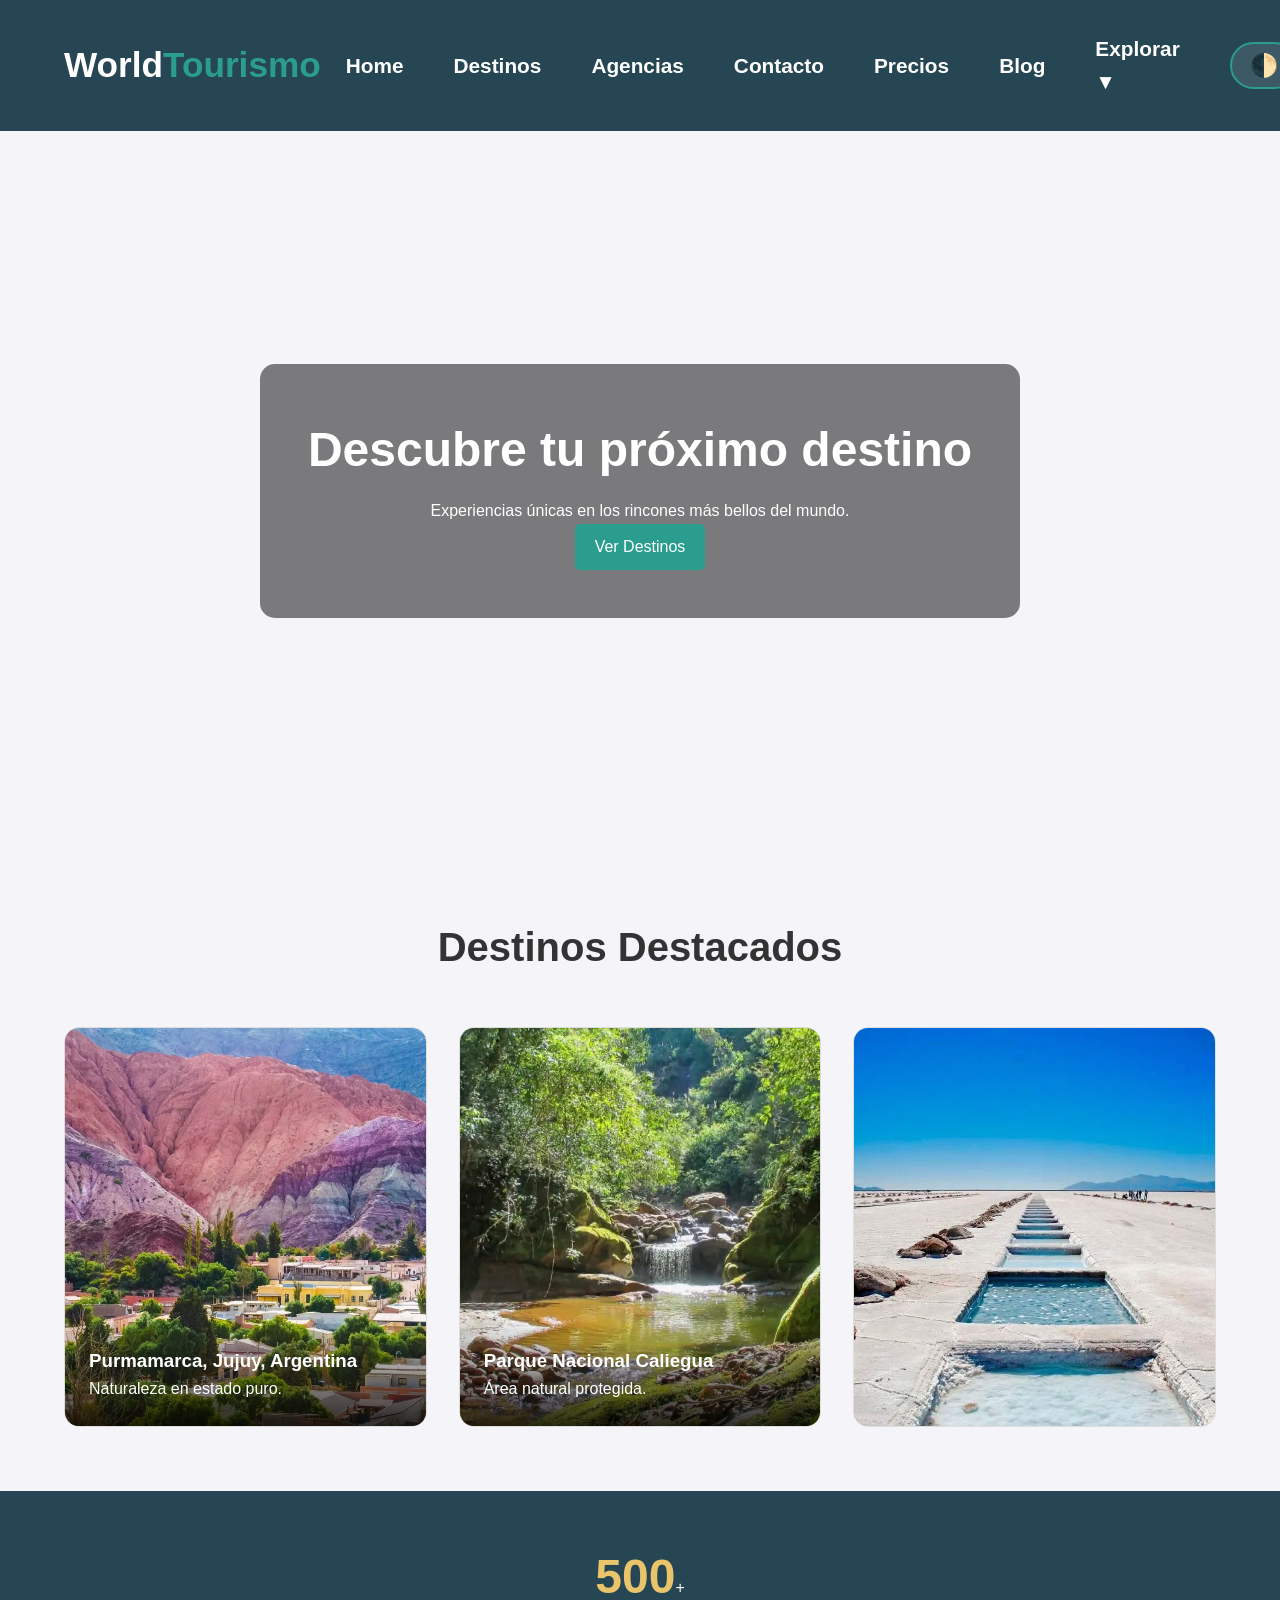
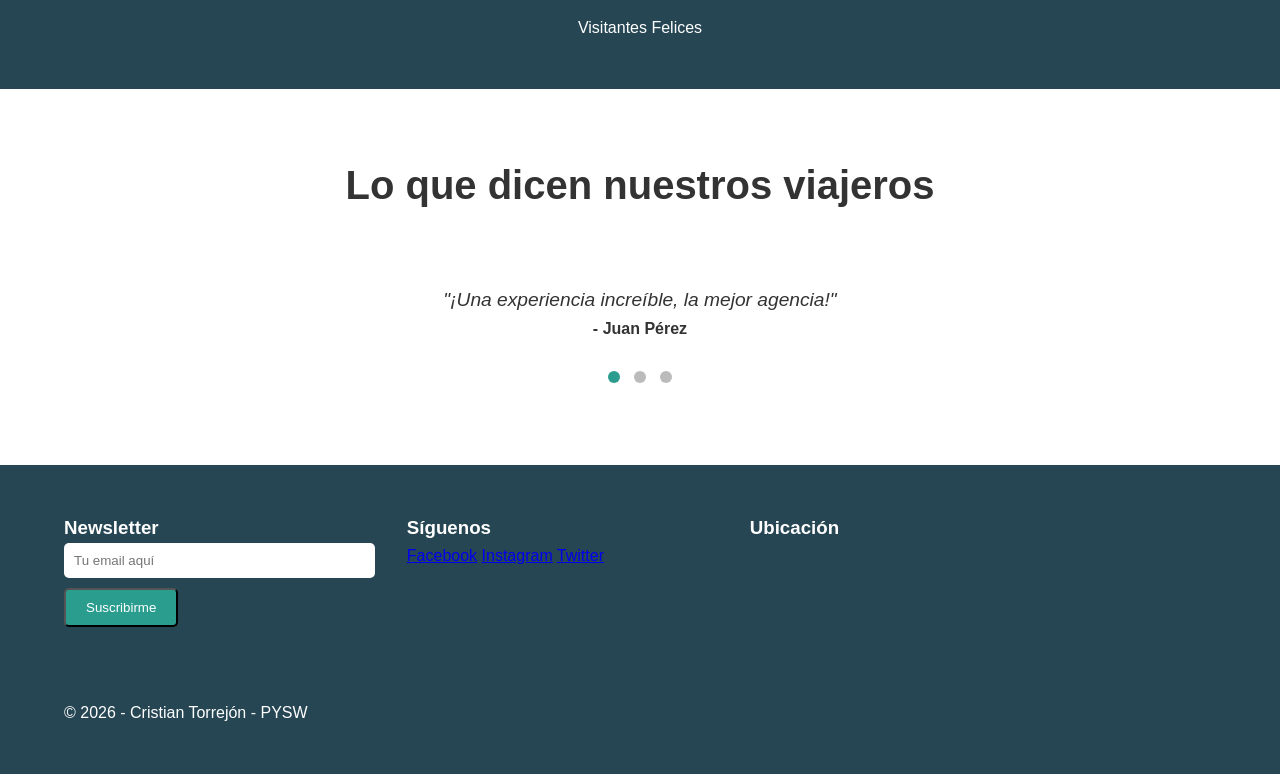
<file: index.html>
<!DOCTYPE html>
<html lang="en">

<head>
    <meta charset="UTF-8">
    <meta name="viewport" content="width=device-width, initial-scale=1.0">
    <title>Home</title>
    <link rel="stylesheet" href="css/estilos.css">
</head>

<body>
    <header>
        <nav class="navbar">
            <div class="logo">
                <h1>World<span>Tourismo</span></h1>
            </div>

            <ul class="nav-links">
                <li><a href="index.html">Home</a></li>
                <li><a href="destinos.html">Destinos</a></li>
                <li><a href="agencias.html">Agencias</a></li>
                <li><a href="contacto.html">Contacto</a></li>
                <li><a href="precios.html">Precios</a></li>
                <li><a href="blog.html">Blog</a></li>

                <li class="has-megamenu">
                    <a href="#">Explorar ▼</a>
                    <div class="megamenu">
                        <div class="menu-column">
                            <h3>Regiones</h3>
                            <ul>
                                <li><a href="#">Quebrada</a></li>
                                <li><a href="#">Puna</a></li>
                                <li><a href="#">Yungas</a></li>
                            </ul>
                        </div>
                        <div class="menu-column">
                            <h3>Actividades</h3>
                            <ul>
                                <li><a href="#">Trekking</a></li>
                                <li><a href="#">Gastronomía</a></li>
                                <li><a href="#">Fotografía</a></li>
                            </ul>
                        </div>
                    </div>
                </li>
                <li>
                    <button id="theme-toggle" title="Cambiar modo de luz">🌓</button>
                </li>
            </ul>
        </nav>
    </header>
    <main>
        <section class="hero">
            <div class="hero-video-container">
                <iframe
                    src="https://www.youtube.com/embed/h6iLJE6KpRo?autoplay=1&mute=1&loop=1&playlist=h6iLJE6KpRo&controls=0&showinfo=0&rel=0&iv_load_policy=3&disablekb=1"
                    frameborder="0" allow="autoplay; encrypted-media" allowfullscreen>
                </iframe>
            </div>
            <div class="hero-overlay">
                <h2 class="animate-text">Descubre tu próximo destino</h2>
                <p>Experiencias únicas en los rincones más bellos del mundo.</p>
                <a href="#destinos" class="btn-primary">Ver Destinos</a>
            </div>
        </section>

        <section id="destinos" class="container">
            <h2 class="section-title">Destinos Destacados</h2>
            <div class="destinos-grid">
                <div class="card">
                    <img src="images/purmamarca.webp" alt="Cataratas">
                    <div class="card-info">
                        <h3>Purmamarca, Jujuy, Argentina</h3>
                        <p>Naturaleza en estado puro.</p>
                    </div>
                </div>
                <div class="card">
                    <img src="images/parque-nacional-calilegua.webp" alt="parque-nacional-calilegua">
                    <div class="card-info">
                        <h3>Parque Nacional Caliegua</h3>
                        <p>Área natural protegida.</p>
                    </div>
                </div>
                <div class="card">
                    <img src="images/salinas.webp" alt="salinas>
                    <div class=" card-info">
                    <h3>Salinas Grandes</h3>
                    <p>Paisaje único de piletas de sal y cielos despejados.</p>
                </div>
            </div>
            </div>
        </section>

        <section class="stats">
            <div class="stat-item">
                <div class="counter-wrapper">
                    <span class="counter-anim"></span><span>+</span>
                </div>
                <p>Visitantes Felices</p>
            </div>
        </section>

        <section class="testimonials">
            <h2 class="section-title">Lo que dicen nuestros viajeros</h2>
            <div class="carousel">
                <input type="radio" name="slide" id="slide1" checked>
                <input type="radio" name="slide" id="slide2">
                <input type="radio" name="slide" id="slide3">
                <div class="slides"></div>

                <div class="slides">
                    <div class="slide slide-1">
                        <p>"¡Una experiencia increíble, la mejor agencia!"</p>
                        <h4>- Juan Pérez</h4>
                    </div>
                    <div class="slide slide-2">
                        <p>"El video del home me convenció de viajar."</p>
                        <h4>- Ana García</h4>
                    </div>
                    <div class="slide slide-3">
                        <p>"Exelente experiencia y hermosos paisajes."</p>
                        <h4>- Vanesa Sanchez</h4>
                    </div>
                </div>

                <div class="controls">
                    <label for="slide1"></label>
                    <label for="slide2"></label>
                    <label for="slide3"></label>
                </div>
            </div>
        </section>
    </main>
    <footer class="main-footer">
        <div class="footer-container">
            <div class="footer-section">
                <h3>Newsletter</h3>
                <form class="newsletter-form">
                    <input type="email" placeholder="Tu email aquí" required>
                    <button type="submit" class="btn-primary">Suscribirme</button>
                </form>
            </div>

            <div class="footer-section">
                <h3>Síguenos</h3>
                <div class="social-links">
                    <a href="https://www.facebook.com/">Facebook</a>
                    <a href="https://www.instagram.com/">Instagram</a>
                    <a href="https://x.com/?lang=es">Twitter</a>
                </div>
            </div>

            <div class="footer-section">
                <h3>Ubicación</h3>
                <iframe width="100%" height="150" frameborder="0" scrolling="no" marginheight="0" marginwidth="0"
                    src="https://www.openstreetmap.org/export/embed.html?bbox=-65.31%2C-24.19%2C-65.29%2C-24.17&amp;layer=mapnik"></iframe>
            </div>
        </div>
        <div class="footer-bottom">
            <p>© 2026 - Cristian Torrejón - PYSW</p>
        </div>
    </footer>
</body>

<script src="js/script.js"></script>

</html>
</file>
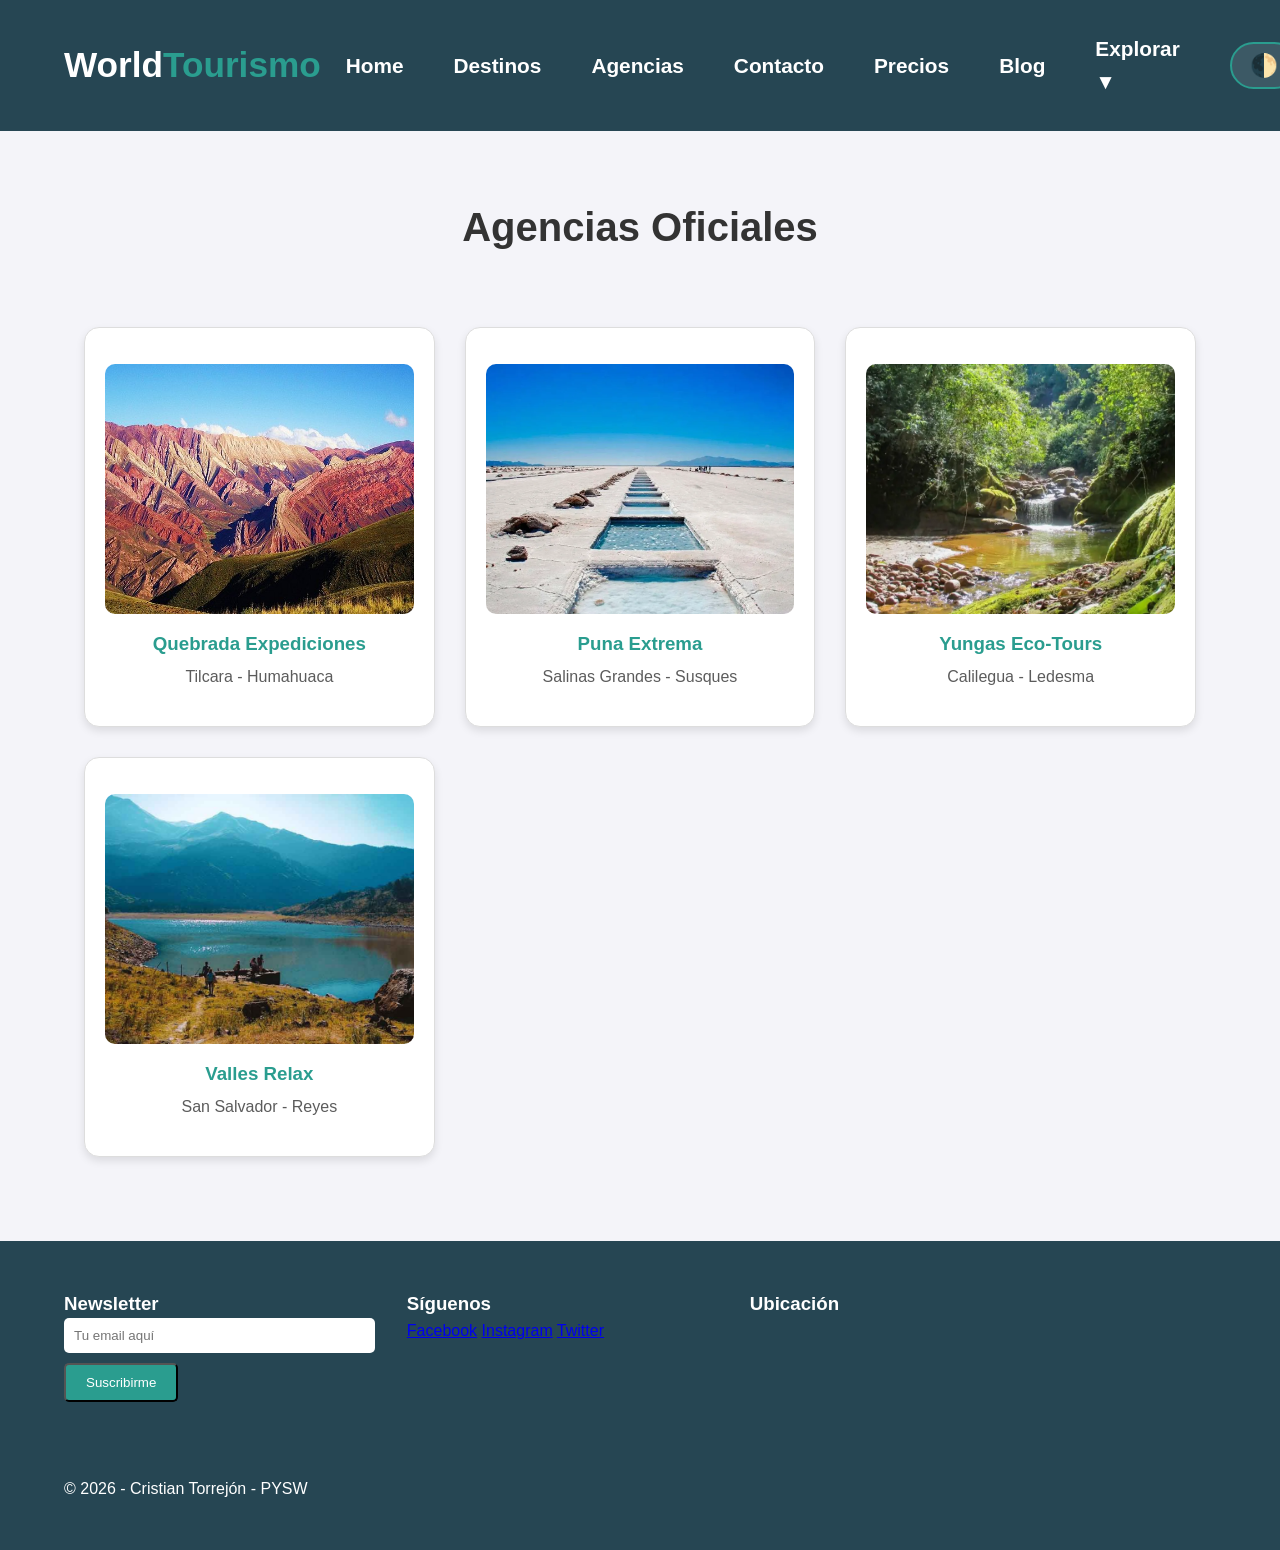
<file: agencias.html>
<!DOCTYPE html>
<html lang="en">

<head>
    <meta charset="UTF-8">
    <meta name="viewport" content="width=device-width, initial-scale=1.0">
    <title>Agencias</title>
    <link rel="stylesheet" href="css/estilos.css">
</head>

<body>
    <header>
        <nav class="navbar">
            <div class="logo">
                <h1>World<span>Tourismo</span></h1>
            </div>

            <ul class="nav-links">
                <li><a href="index.html">Home</a></li>
                <li><a href="destinos.html">Destinos</a></li>
                <li><a href="agencias.html">Agencias</a></li>
                <li><a href="contacto.html">Contacto</a></li>
                <li><a href="precios.html">Precios</a></li>
                <li><a href="blog.html">Blog</a></li>

                <li class="has-megamenu">
                    <a href="#">Explorar ▼</a>
                    <div class="megamenu">
                        <div class="menu-column">
                            <h3>Regiones</h3>
                            <ul>
                                <li><a href="#">Quebrada</a></li>
                                <li><a href="#">Puna</a></li>
                                <li><a href="#">Yungas</a></li>
                            </ul>
                        </div>
                        <div class="menu-column">
                            <h3>Actividades</h3>
                            <ul>
                                <li><a href="#">Trekking</a></li>
                                <li><a href="#">Gastronomía</a></li>
                                <li><a href="#">Fotografía</a></li>
                            </ul>
                        </div>
                    </div>
                </li>
                <li>
                    <button id="theme-toggle" title="Cambiar modo de luz">🌓</button>
                </li>
            </ul>
        </nav>
    </header>
    <main class="container">
        <h1 class="section-title">Agencias Oficiales</h1>
        <div class="agencias-grid">
            <div class="flip-card">
                <div class="flip-card-inner">
                    <div class="flip-card-front">
                        <img src="images/hornocal.jpg" alt="Agencia Quebrada">
                        <h3>Quebrada Expediciones</h3>
                        <p>Tilcara - Humahuaca</p>
                    </div>
                    <div class="flip-card-back">
                        <h3>Más Información</h3>
                        <p>Expertos en trekking al Hornocal y caravanas de llamas en Tilcara.</p>
                        <div class="rating">
                            <input type="radio" id="star5-1" name="rating1" value="5"><label for="star5-1">★</label>
                            <input type="radio" id="star4-1" name="rating1" value="4"><label for="star4-1">★</label>
                            <input type="radio" id="star3-1" name="rating1" value="3"><label for="star3-1">★</label>
                            <input type="radio" id="star2-1" name="rating1" value="2"><label for="star2-1">★</label>
                            <input type="radio" id="star1-1" name="rating1" value="1"><label for="star1-1">★</label>
                        </div>
                        <button class="btn-primary">Reservar Ahora</button>
                    </div>
                </div>
            </div>

            <div class="flip-card">
                <div class="flip-card-inner">
                    <div class="flip-card-front">
                        <img src="images/salinas.webp" alt="Agencia Puna">
                        <h3>Puna Extrema</h3>
                        <p>Salinas Grandes - Susques</p>
                    </div>
                    <div class="flip-card-back">
                        <h3>Más Información</h3>
                        <p>Travesías 4x4 por las Salinas y Safaris fotográficos en Casabindo.</p>
                        <div class="rating">
                            <input type="radio" id="star5-2" name="rating2" value="5"><label for="star5-2">★</label>
                            <input type="radio" id="star4-2" name="rating2" value="4"><label for="star4-2">★</label>
                            <input type="radio" id="star3-2" name="rating2" value="3"><label for="star3-2">★</label>
                            <input type="radio" id="star2-2" name="rating2" value="2"><label for="star2-2">★</label>
                            <input type="radio" id="star1-2" name="rating2" value="1"><label for="star1-2">★</label>
                        </div>
                        <button class="btn-primary">Reservar Ahora</button>
                    </div>
                </div>
            </div>

            <div class="flip-card">
                <div class="flip-card-inner">
                    <div class="flip-card-front">
                        <img src="images/parque-nacional-calilegua.webp" alt="Agencia Yungas">
                        <h3>Yungas Eco-Tours</h3>
                        <p>Calilegua - Ledesma</p>
                    </div>
                    <div class="flip-card-back">
                        <h3>Más Información</h3>
                        <p>Observación de aves y trekking a las Termas del Jordán.</p>
                        <div class="rating">
                            <input type="radio" id="star5-3" name="rating3" value="5"><label for="star5-3">★</label>
                            <input type="radio" id="star4-3" name="rating3" value="4"><label for="star4-3">★</label>
                            <input type="radio" id="star3-3" name="rating3" value="3"><label for="star3-3">★</label>
                            <input type="radio" id="star2-3" name="rating3" value="2"><label for="star2-3">★</label>
                            <input type="radio" id="star1-3" name="rating3" value="1"><label for="star1-3">★</label>
                        </div>
                        <button class="btn-primary">Reservar Ahora</button>
                    </div>
                </div>
            </div>

            <div class="flip-card">
                <div class="flip-card-inner">
                    <div class="flip-card-front">
                        <img src="images/yala.jpg" alt="Agencia Valles">
                        <h3>Valles Relax</h3>
                        <p>San Salvador - Reyes</p>
                    </div>
                    <div class="flip-card-back">
                        <h3>Más Información</h3>
                        <p>Circuitos de spa en Termas de Reyes y cabalgatas por los diques.</p>
                        <div class="rating">
                            <input type="radio" id="star5-4" name="rating4" value="5"><label for="star5-4">★</label>
                            <input type="radio" id="star4-4" name="rating4" value="4"><label for="star4-4">★</label>
                            <input type="radio" id="star3-4" name="rating4" value="3"><label for="star3-4">★</label>
                            <input type="radio" id="star2-4" name="rating4" value="2"><label for="star2-4">★</label>
                            <input type="radio" id="star1-4" name="rating4" value="1"><label for="star1-4">★</label>
                        </div>
                        <button class="btn-primary">Reservar Ahora</button>
                    </div>
                </div>
            </div>
        </div>
    </main>
    <footer class="main-footer">
        <div class="footer-container">
            <div class="footer-section">
                <h3>Newsletter</h3>
                <form class="newsletter-form">
                    <input type="email" placeholder="Tu email aquí" required>
                    <button type="submit" class="btn-primary">Suscribirme</button>
                </form>
            </div>

            <div class="footer-section">
                <h3>Síguenos</h3>
                <div class="social-links">
                    <a href="https://www.facebook.com/">Facebook</a>
                    <a href="https://www.instagram.com/">Instagram</a>
                    <a href="https://x.com/?lang=es">Twitter</a>
                </div>
            </div>

            <div class="footer-section">
                <h3>Ubicación</h3>
                <iframe width="100%" height="150" frameborder="0" scrolling="no" marginheight="0" marginwidth="0"
                    src="https://www.openstreetmap.org/export/embed.html?bbox=-65.31%2C-24.19%2C-65.29%2C-24.17&amp;layer=mapnik"></iframe>
            </div>
        </div>
        <div class="footer-bottom">
            <p>© 2026 - Cristian Torrejón - PYSW</p>
        </div>
    </footer>
</body>
<script src="js/script.js"></script>
</html>
</file>
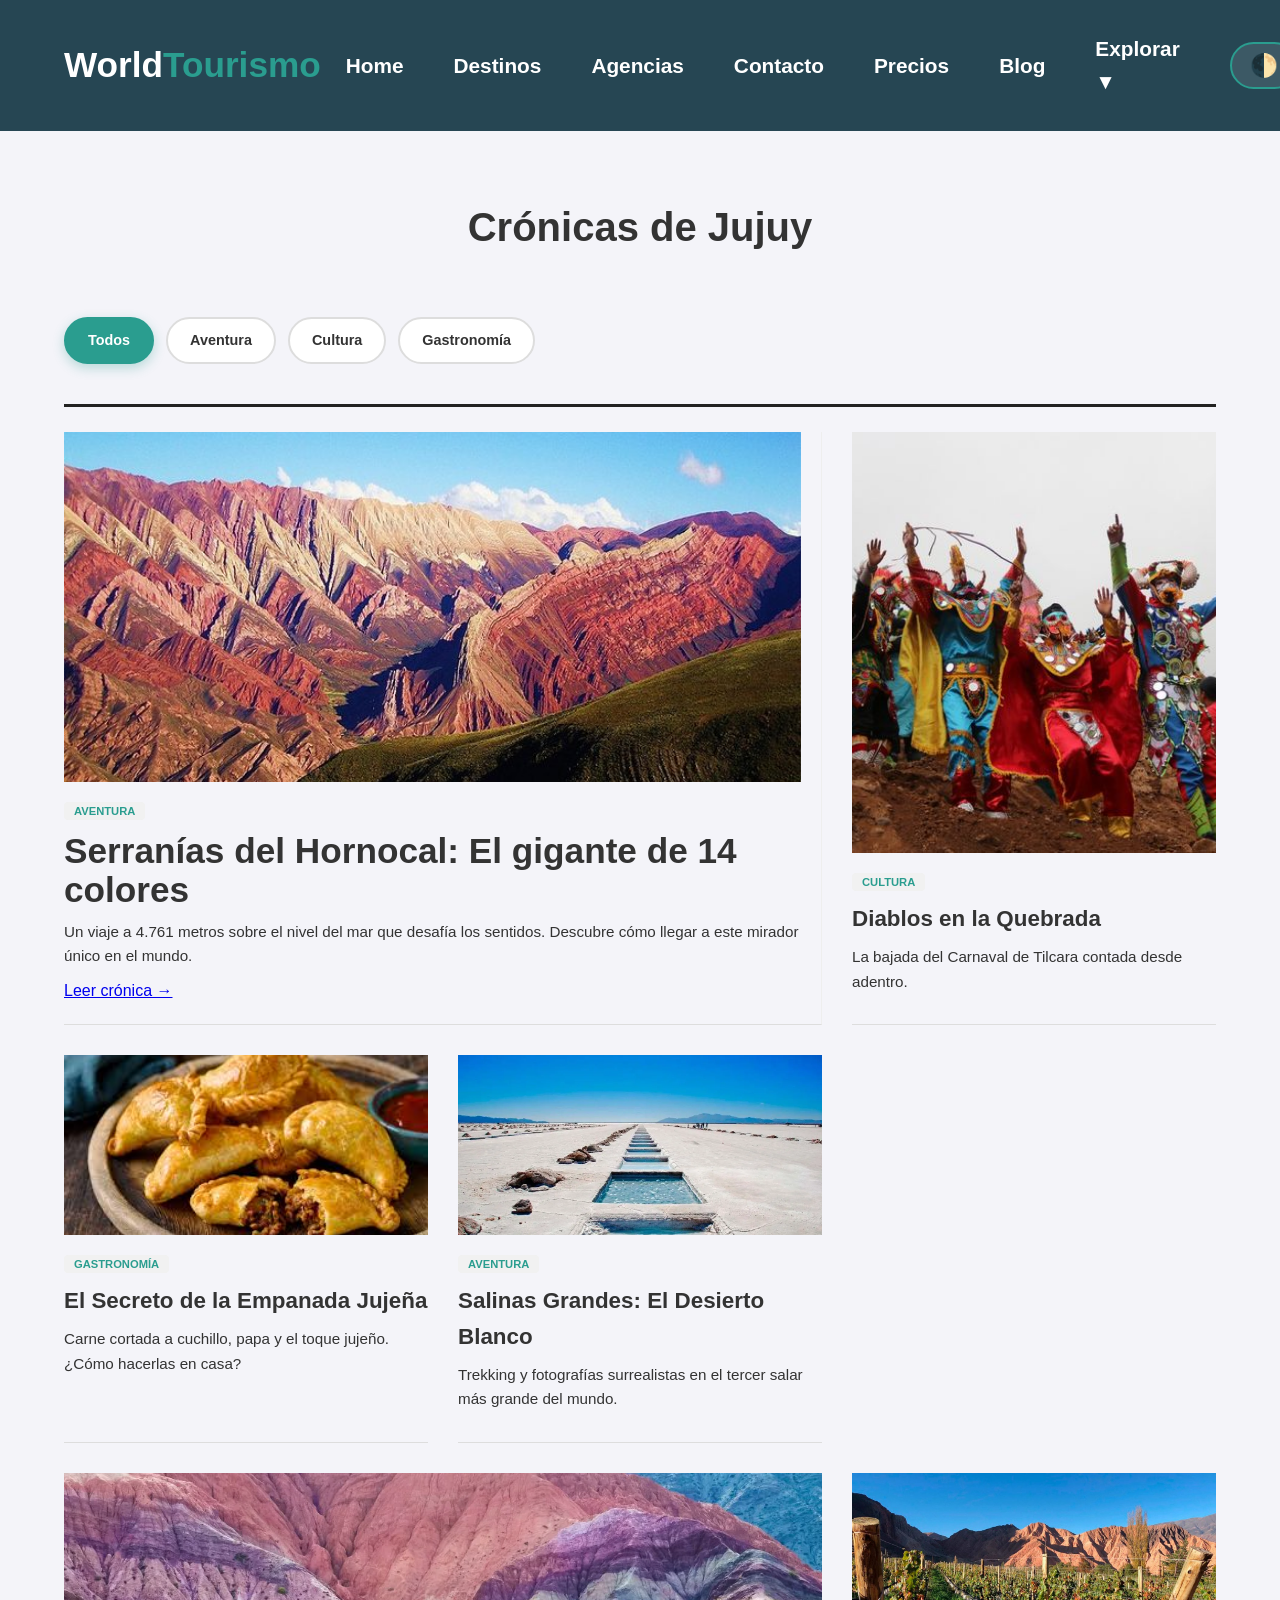
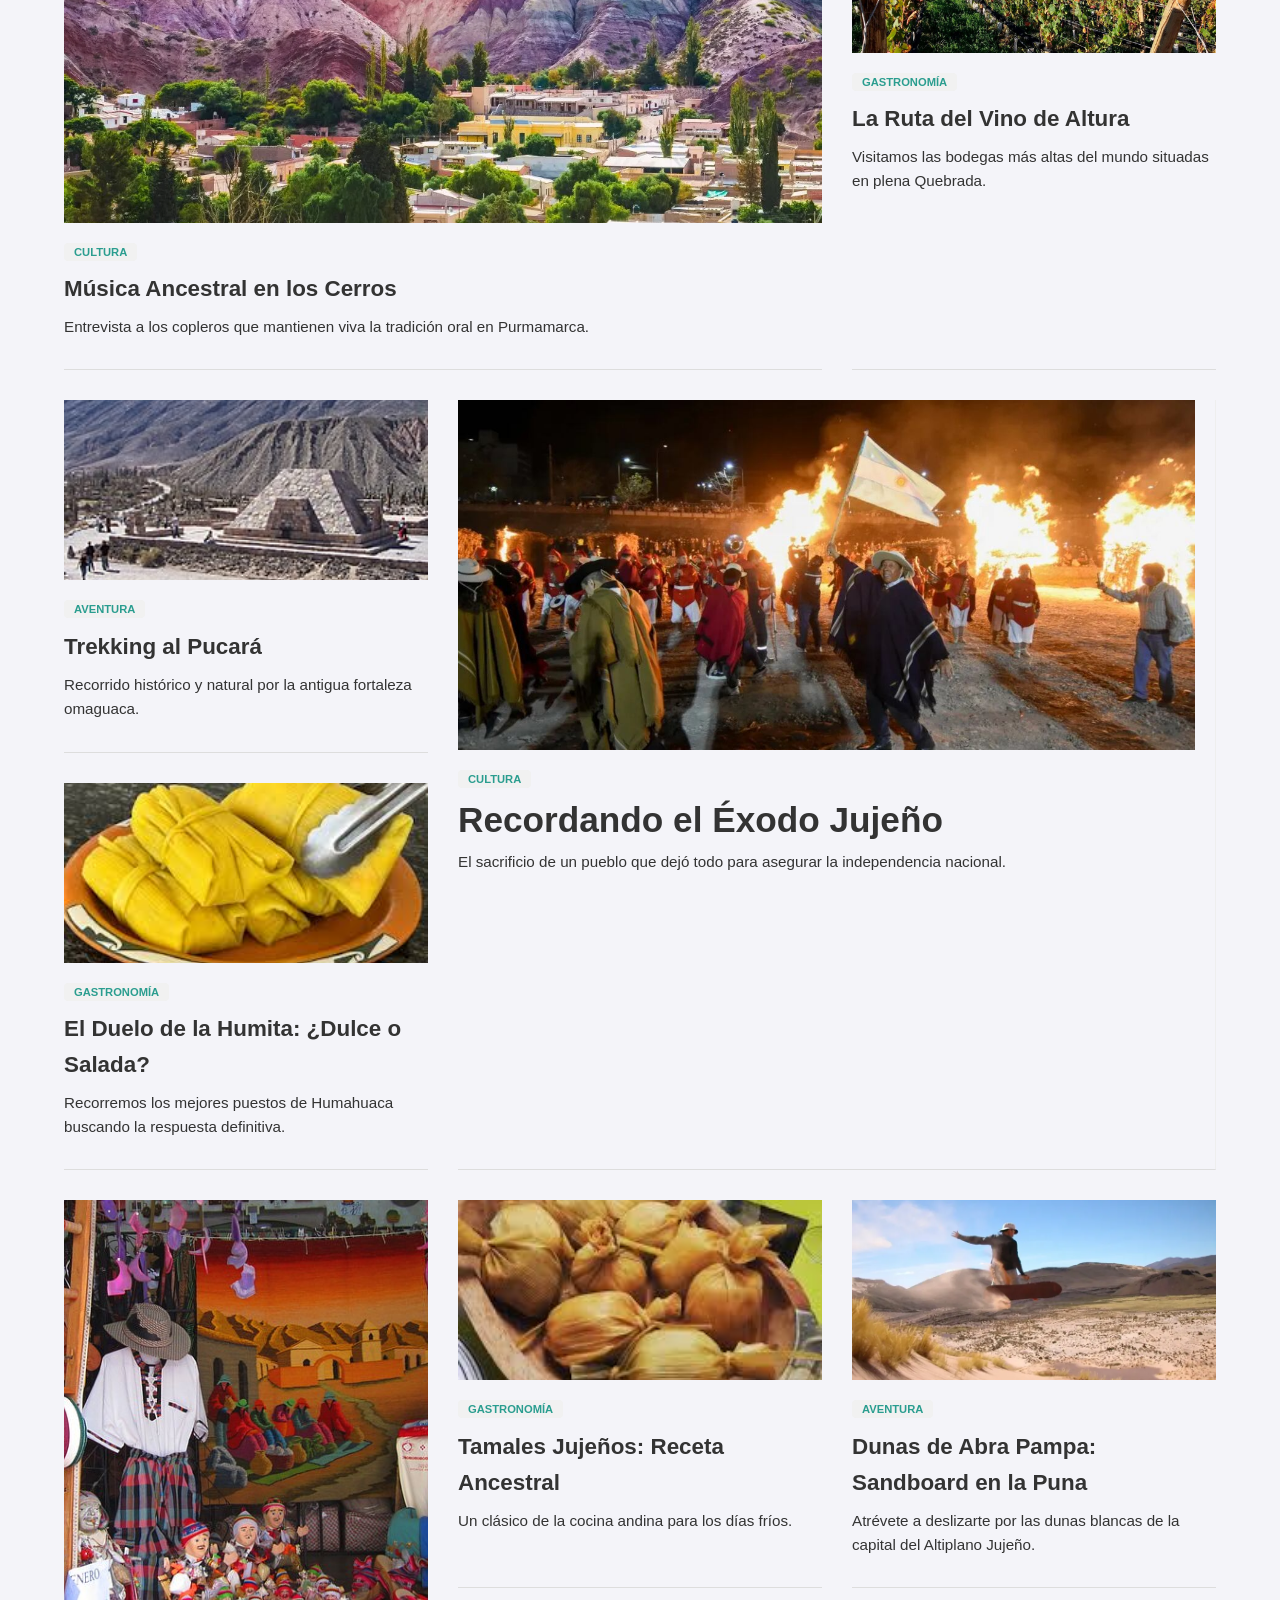
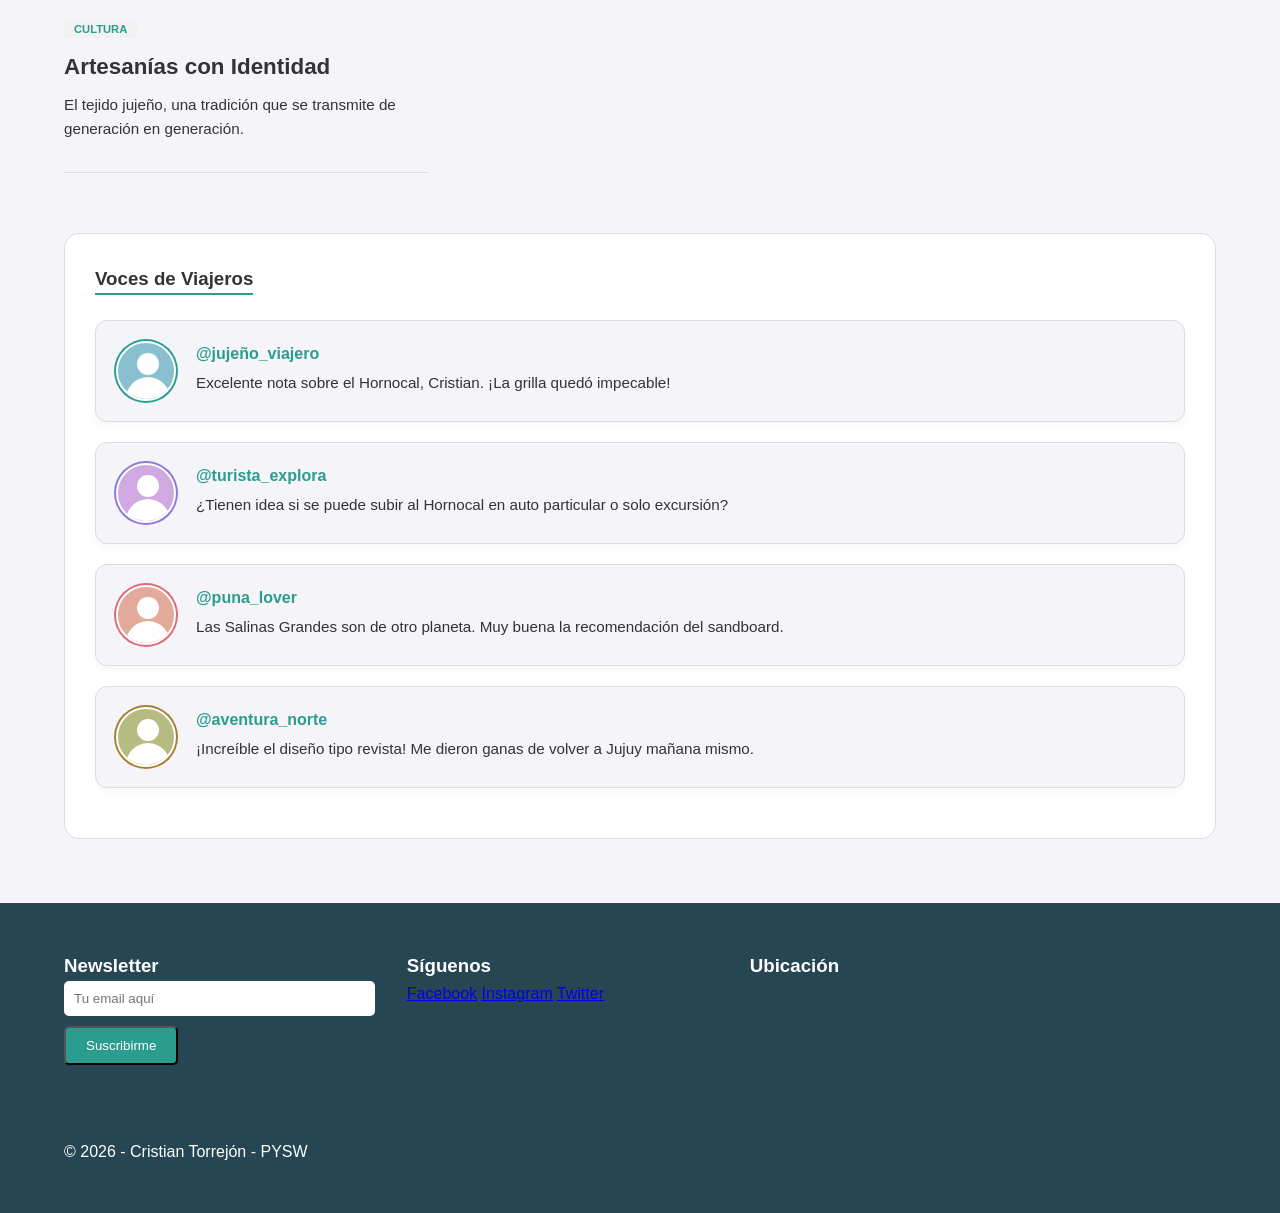
<file: blog.html>
<!DOCTYPE html>
<html lang="en">

<head>
    <meta charset="UTF-8">
    <meta name="viewport" content="width=device-width, initial-scale=1.0">
    <title>Blog de Destinos</title>
    <link rel="stylesheet" href="css/estilos.css">
</head>

<body>
    <header>
        <nav class="navbar">
            <div class="logo">
                <h1>World<span>Tourismo</span></h1>
            </div>

            <ul class="nav-links">
                <li><a href="index.html">Home</a></li>
                <li><a href="destinos.html">Destinos</a></li>
                <li><a href="agencias.html">Agencias</a></li>
                <li><a href="contacto.html">Contacto</a></li>
                <li><a href="precios.html">Precios</a></li>
                <li><a href="blog.html">Blog</a></li>

                <li class="has-megamenu">
                    <a href="#">Explorar ▼</a>
                    <div class="megamenu">
                        <div class="menu-column">
                            <h3>Regiones</h3>
                            <ul>
                                <li><a href="#">Quebrada</a></li>
                                <li><a href="#">Puna</a></li>
                                <li><a href="#">Yungas</a></li>
                            </ul>
                        </div>
                        <div class="menu-column">
                            <h3>Actividades</h3>
                            <ul>
                                <li><a href="#">Trekking</a></li>
                                <li><a href="#">Gastronomía</a></li>
                                <li><a href="#">Fotografía</a></li>
                            </ul>
                        </div>
                    </div>
                </li>
                <li>
                    <button id="theme-toggle" title="Cambiar modo de luz">🌓</button>
                </li>
            </ul>
        </nav>
    </header>
    <main class="container">
        <h1 class="section-title">Crónicas de Jujuy</h1>
        <div class="blog-filters">
            <input type="radio" name="filter" id="all" checked>
            <label for="all">Todos</label>

            <input type="radio" name="filter" id="aventura">
            <label for="aventura">Aventura</label>

            <input type="radio" name="filter" id="cultura">
            <label for="cultura">Cultura</label>

            <input type="radio" name="filter" id="gastronomia">
            <label for="gastronomia">Gastronomía</label>
        </div>

        <div class="blog-grid">

            <article class="post featured aventura">
                <div class="post-img-container landscape">
                    <img src="images/hornocal.jpg" alt="Hornocal">
                </div>
                <div class="post-content">
                    <span class="tag">Aventura</span>
                    <h2>Serranías del Hornocal: El gigante de 14 colores</h2>
                    <p>Un viaje a 4.761 metros sobre el nivel del mar que desafía los sentidos. Descubre cómo llegar a
                        este mirador único en el mundo.</p>
                    <a href="#" class="read-more">Leer crónica →</a>
                </div>
            </article>

            <article class="post cultura tall">
                <div class="post-img-container portrait">
                    <img src="images/bajadadiablos.jpg" alt="Tilcara">
                </div>
                <div class="post-content">
                    <span class="tag">Cultura</span>
                    <h3>Diablos en la Quebrada</h3>
                    <p>La bajada del Carnaval de Tilcara contada desde adentro.</p>
                </div>
            </article>

            <article class="post gastronomia">
                <div class="post-img-container small">
                    <img src="images/empanadas.jpeg" alt="Empanadas">
                </div>
                <div class="post-content">
                    <span class="tag">Gastronomía</span>
                    <h3>El Secreto de la Empanada Jujeña</h3>
                    <p>Carne cortada a cuchillo, papa y el toque jujeño. ¿Cómo hacerlas en casa?</p>
                </div>
            </article>

            <article class="post aventura">
                <div class="post-img-container small">
                    <img src="images/salinas.webp" alt="Salinas Grandes">
                </div>
                <div class="post-content">
                    <span class="tag">Aventura</span>
                    <h3>Salinas Grandes: El Desierto Blanco</h3>
                    <p>Trekking y fotografías surrealistas en el tercer salar más grande del mundo.</p>
                </div>
            </article>

            <article class="post cultura span-2">
                <div class="post-img-container landscape">
                    <img src="images/purmamarca.webp" alt="Purmamarca">
                </div>
                <div class="post-content">
                    <span class="tag">Cultura</span>
                    <h3>Música Ancestral en los Cerros</h3>
                    <p>Entrevista a los copleros que mantienen viva la tradición oral en Purmamarca.</p>
                </div>
            </article>

            <article class="post gastronomia">
                <div class="post-img-container small">
                    <img src="images/vinos.jpg" alt="Vinos">
                </div>
                <div class="post-content">
                    <span class="tag">Gastronomía</span>
                    <h3>La Ruta del Vino de Altura</h3>
                    <p>Visitamos las bodegas más altas del mundo situadas en plena Quebrada.</p>
                </div>
            </article>

            <article class="post aventura">
                <div class="post-img-container small">
                    <img src="images/pucara.jpg" alt="Trekking">
                </div>
                <div class="post-content">
                    <span class="tag">Aventura</span>
                    <h3>Trekking al Pucará</h3>
                    <p>Recorrido histórico y natural por la antigua fortaleza omaguaca.</p>
                </div>
            </article>

            <article class="post featured cultura">
                <div class="post-img-container landscape">
                    <img src="images/exodo.jpg" alt="Éxodo Jujeño">
                </div>
                <div class="post-content">
                    <span class="tag">Cultura</span>
                    <h2>Recordando el Éxodo Jujeño</h2>
                    <p>El sacrificio de un pueblo que dejó todo para asegurar la independencia nacional.</p>
                </div>
            </article>

            <article class="post gastronomia">
                <div class="post-img-container small">
                    <img src="images/humita.jpeg" alt="Humita">
                </div>
                <div class="post-content">
                    <span class="tag">Gastronomía</span>
                    <h3>El Duelo de la Humita: ¿Dulce o Salada?</h3>
                    <p>Recorremos los mejores puestos de Humahuaca buscando la respuesta definitiva.</p>
                </div>
            </article>

            <article class="post cultura tall">
                <div class="post-img-container portrait">
                    <img src="images/artesanias.jpg" alt="Artesanías">
                </div>
                <div class="post-content">
                    <span class="tag">Cultura</span>
                    <h3>Artesanías con Identidad</h3>
                    <p>El tejido jujeño, una tradición que se transmite de generación en generación.</p>
                </div>
            </article>

            <article class="post gastronomia">
                <div class="post-img-container small">
                    <img src="images/tamales.jpeg" alt="Tamales">
                </div>
                <div class="post-content">
                    <span class="tag">Gastronomía</span>
                    <h3>Tamales Jujeños: Receta Ancestral</h3>
                    <p>Un clásico de la cocina andina para los días fríos.</p>
                </div>
            </article>

            <article class="post aventura">
                <div class="post-img-container small">
                    <img src="images/sandboard.webp" alt="Abra Pampa">
                </div>
                <div class="post-content">
                    <span class="tag">Aventura</span>
                    <h3>Dunas de Abra Pampa: Sandboard en la Puna</h3>
                    <p>Atrévete a deslizarte por las dunas blancas de la capital del Altiplano Jujeño.</p>
                </div>
            </article>

        </div>
        <section class="comments-section">
            <h3>Voces de Viajeros</h3>

            <div class="comment">
                <div class="avatar-css"></div>
                <div class="comment-body">
                    <strong>@jujeño_viajero</strong>
                    <p>Excelente nota sobre el Hornocal, Cristian. ¡La grilla quedó impecable!</p>
                </div>
            </div>

            <div class="comment">
                <div class="avatar-css user-2"></div>
                <div class="comment-body">
                    <strong>@turista_explora</strong>
                    <p>¿Tienen idea si se puede subir al Hornocal en auto particular o solo excursión?</p>
                </div>
            </div>

            <div class="comment">
                <div class="avatar-css user-3"></div>
                <div class="comment-body">
                    <strong>@puna_lover</strong>
                    <p>Las Salinas Grandes son de otro planeta. Muy buena la recomendación del sandboard.</p>
                </div>
            </div>

            <div class="comment">
                <div class="avatar-css user-4"></div>
                <div class="comment-body">
                    <strong>@aventura_norte</strong>
                    <p>¡Increíble el diseño tipo revista! Me dieron ganas de volver a Jujuy mañana mismo.</p>
                </div>
            </div>
        </section>
    </main>
    <footer class="main-footer">
        <div class="footer-container">
            <div class="footer-section">
                <h3>Newsletter</h3>
                <form class="newsletter-form">
                    <input type="email" placeholder="Tu email aquí" required>
                    <button type="submit" class="btn-primary">Suscribirme</button>
                </form>
            </div>

            <div class="footer-section">
                <h3>Síguenos</h3>
                <div class="social-links">
                    <a href="https://www.facebook.com/">Facebook</a>
                    <a href="https://www.instagram.com/">Instagram</a>
                    <a href="https://x.com/?lang=es">Twitter</a>
                </div>
            </div>

            <div class="footer-section">
                <h3>Ubicación</h3>
                <iframe width="100%" height="150" frameborder="0" scrolling="no" marginheight="0" marginwidth="0"
                    src="https://www.openstreetmap.org/export/embed.html?bbox=-65.31%2C-24.19%2C-65.29%2C-24.17&amp;layer=mapnik"></iframe>
            </div>
        </div>
        <div class="footer-bottom">
            <p>© 2026 - Cristian Torrejón - PYSW</p>
        </div>
    </footer>
</body>
<script src="js/script.js"></script>

</html>
</file>
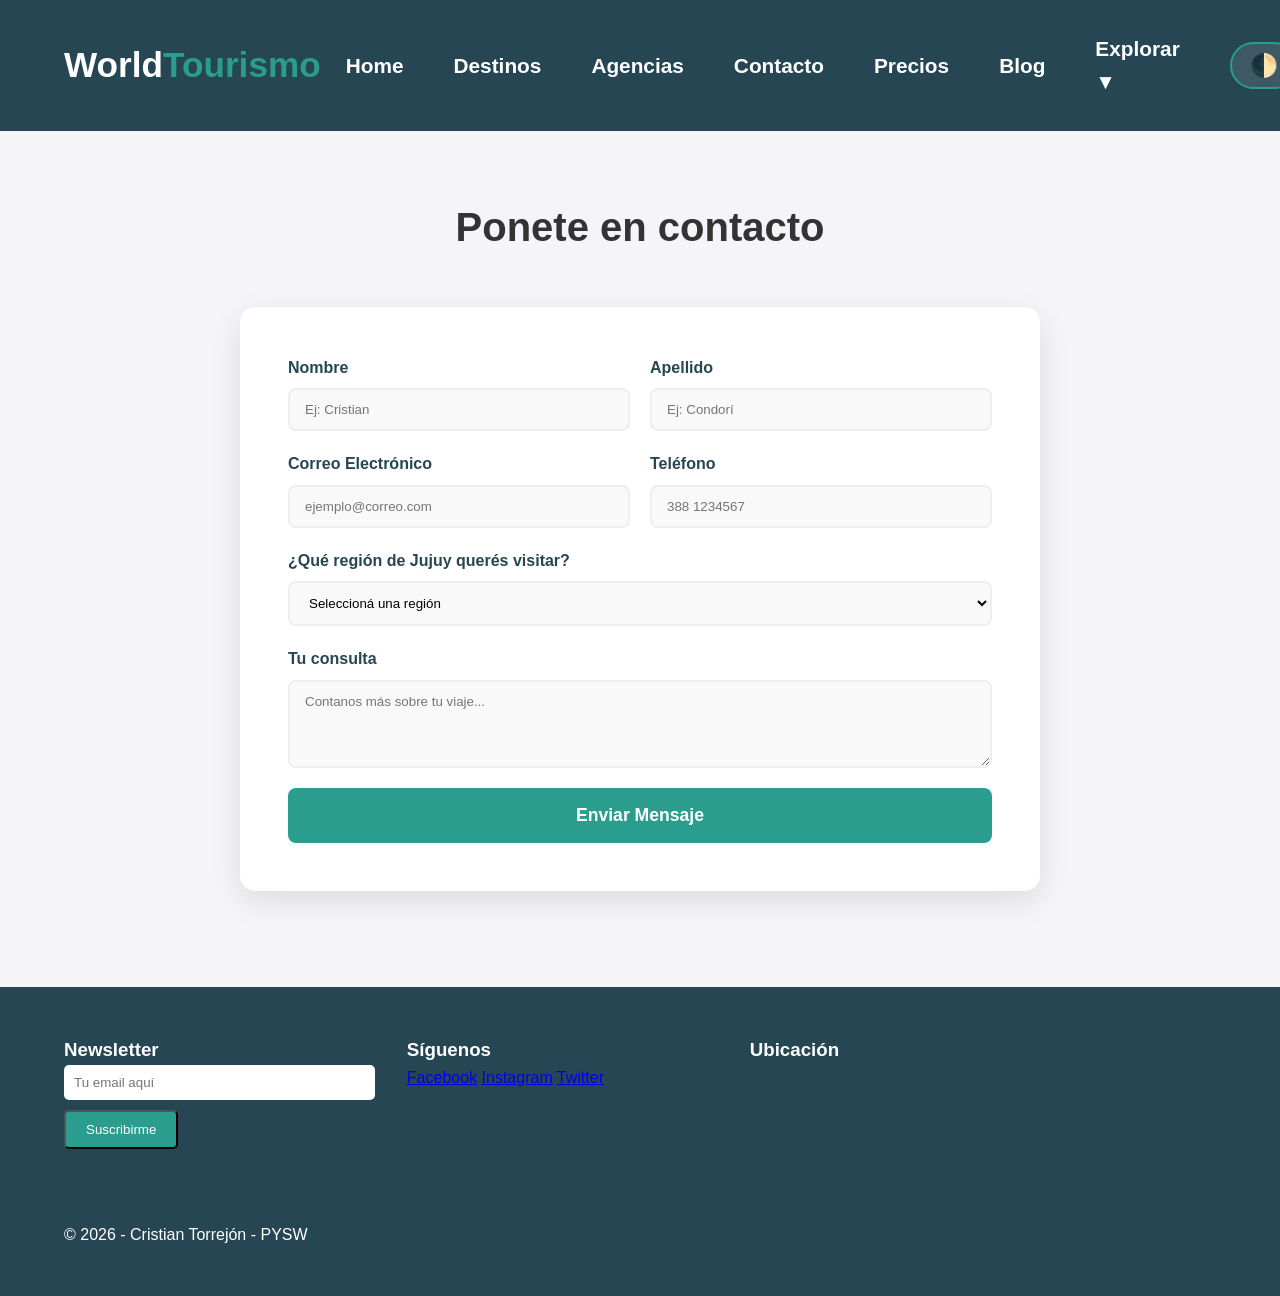
<file: contacto.html>
<!DOCTYPE html>
<html lang="en">

<head>
    <meta charset="UTF-8">
    <meta name="viewport" content="width=device-width, initial-scale=1.0">
    <title>Contacto</title>
    <link rel="stylesheet" href="css/estilos.css">
</head>

<body>
    <header>
        <nav class="navbar">
            <div class="logo">
                <h1>World<span>Tourismo</span></h1>
            </div>

            <ul class="nav-links">
                <li><a href="index.html">Home</a></li>
                <li><a href="destinos.html">Destinos</a></li>
                <li><a href="agencias.html">Agencias</a></li>
                <li><a href="contacto.html">Contacto</a></li>
                <li><a href="precios.html">Precios</a></li>
                <li><a href="blog.html">Blog</a></li>

                <li class="has-megamenu">
                    <a href="#">Explorar ▼</a>
                    <div class="megamenu">
                        <div class="menu-column">
                            <h3>Regiones</h3>
                            <ul>
                                <li><a href="#">Quebrada</a></li>
                                <li><a href="#">Puna</a></li>
                                <li><a href="#">Yungas</a></li>
                            </ul>
                        </div>
                        <div class="menu-column">
                            <h3>Actividades</h3>
                            <ul>
                                <li><a href="#">Trekking</a></li>
                                <li><a href="#">Gastronomía</a></li>
                                <li><a href="#">Fotografía</a></li>
                            </ul>
                        </div>
                    </div>
                </li>
                <li>
                    <button id="theme-toggle" title="Cambiar modo de luz">🌓</button>
                </li>
            </ul>
        </nav>
    </header>
    <main class="container">
        <h1 class="section-title">Ponete en contacto</h1>
        <div class="contact-wrapper">
            <form class="contact-form" action="#modal-confirmacion">
                <div class="form-grid">

                    <div class="form-group">
                        <label for="nombre">Nombre</label>
                        <input type="text" id="nombre" name="nombre" placeholder="Ej: Cristian" required
                            pattern="[A-Za-z\sÁéíóúÁÉÍÓÚñÑ]+" minlength="3">
                        <span class="error-msg">Solo letras.</span>
                    </div>

                    <div class="form-group">
                        <label for="apellido">Apellido</label>
                        <input type="text" id="apellido" name="apellido" placeholder="Ej: Condorí" required
                            pattern="[A-Za-z\sÁéíóúÁÉÍÓÚñÑ]+" minlength="3">
                        <span class="error-msg">Solo letras.</span>
                    </div>

                    <div class="form-group">
                        <label for="email">Correo Electrónico</label>
                        <input type="email" id="email" name="email" placeholder="ejemplo@correo.com" required>
                        <span class="error-msg">Email inválido.</span>
                    </div>

                    <div class="form-group">
                        <label for="tel">Teléfono</label>
                        <input type="tel" id="tel" name="tel" placeholder="388 1234567" required pattern="[0-9\s\-\+]+">
                        <span class="error-msg">Ingresa un número válido.</span>
                    </div>

                    <div class="form-group full-width">
                        <label for="region">¿Qué región de Jujuy querés visitar?</label>
                        <select id="region" name="region" required>
                            <option value="" disabled selected>Seleccioná una región</option>
                            <option value="quebrada">Quebrada de Humahuaca</option>
                            <option value="puna">La Puna</option>
                            <option value="yungas">Las Yungas</option>
                            <option value="valles">Los Valles</option>
                        </select>
                    </div>

                    <div class="form-group full-width">
                        <label for="mensaje">Tu consulta</label>
                        <textarea id="mensaje" name="mensaje" rows="4" placeholder="Contanos más sobre tu viaje..."
                            required></textarea>
                    </div>

                </div> <button type="submit" class="btn-submit">
                    <span class="btn-text">Enviar Mensaje</span>
                    <div class="spinner"></div>
                </button>
            </form>
        </div>

        <div id="modal-confirmacion" class="modal">
            <div class="modal-content">
                <div class="modal-icon">✔</div>
                <h2>¡Mensaje Enviado!</h2>
                <p>Gracias por contactarnos. En breve nos comunicaremos con vos para organizar tu viaje por Jujuy.</p>
                <a href="#" class="btn-primary">Cerrar</a>
            </div>
        </div>
    </main>
    <footer class="main-footer">
        <div class="footer-container">
            <div class="footer-section">
                <h3>Newsletter</h3>
                <form class="newsletter-form">
                    <input type="email" placeholder="Tu email aquí" required>
                    <button type="submit" class="btn-primary">Suscribirme</button>
                </form>
            </div>

            <div class="footer-section">
                <h3>Síguenos</h3>
                <div class="social-links">
                    <a href="https://www.facebook.com/">Facebook</a>
                    <a href="https://www.instagram.com/">Instagram</a>
                    <a href="https://x.com/?lang=es">Twitter</a>
                </div>
            </div>

            <div class="footer-section">
                <h3>Ubicación</h3>
                <iframe width="100%" height="150" frameborder="0" scrolling="no" marginheight="0" marginwidth="0"
                    src="https://www.openstreetmap.org/export/embed.html?bbox=-65.31%2C-24.19%2C-65.29%2C-24.17&amp;layer=mapnik"></iframe>
            </div>
        </div>
        <div class="footer-bottom">
            <p>© 2026 - Cristian Torrejón - PYSW</p>
        </div>
    </footer>
</body>
<script src="js/script.js"></script>
</html>
</file>
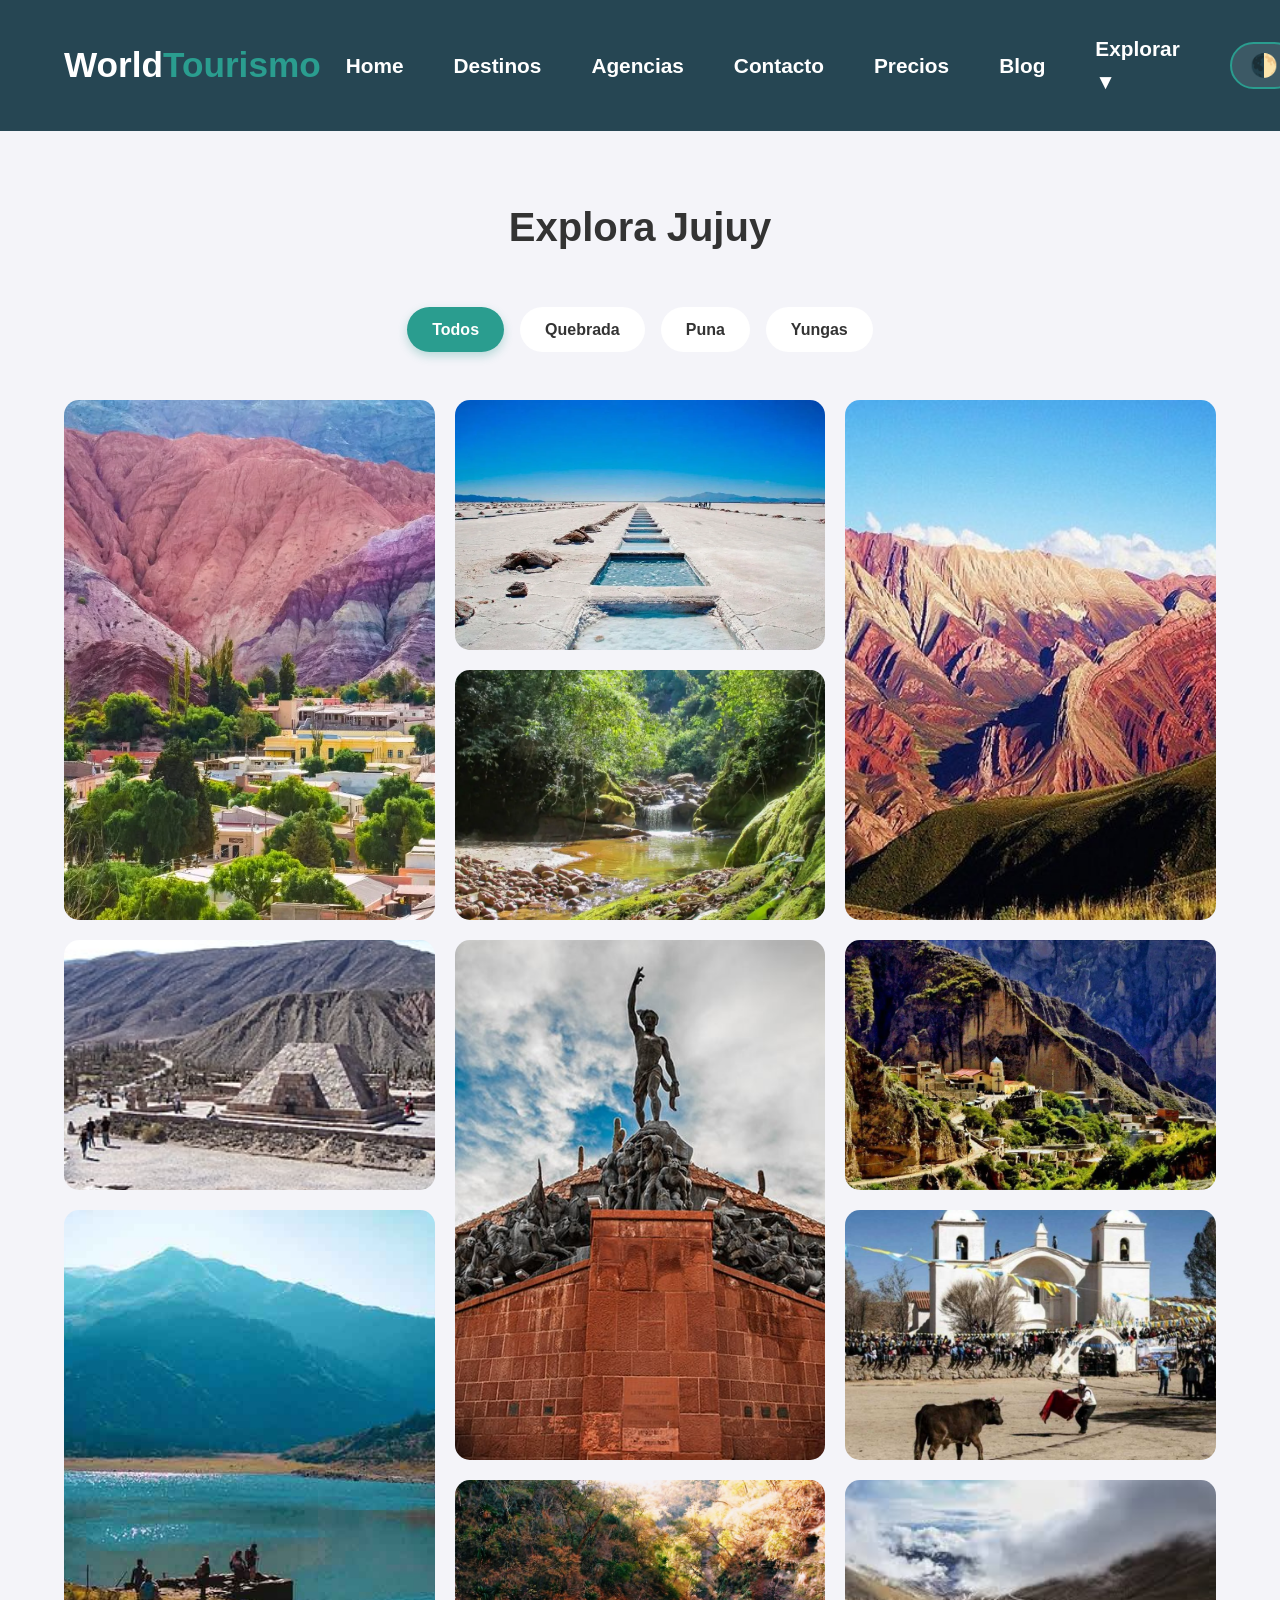
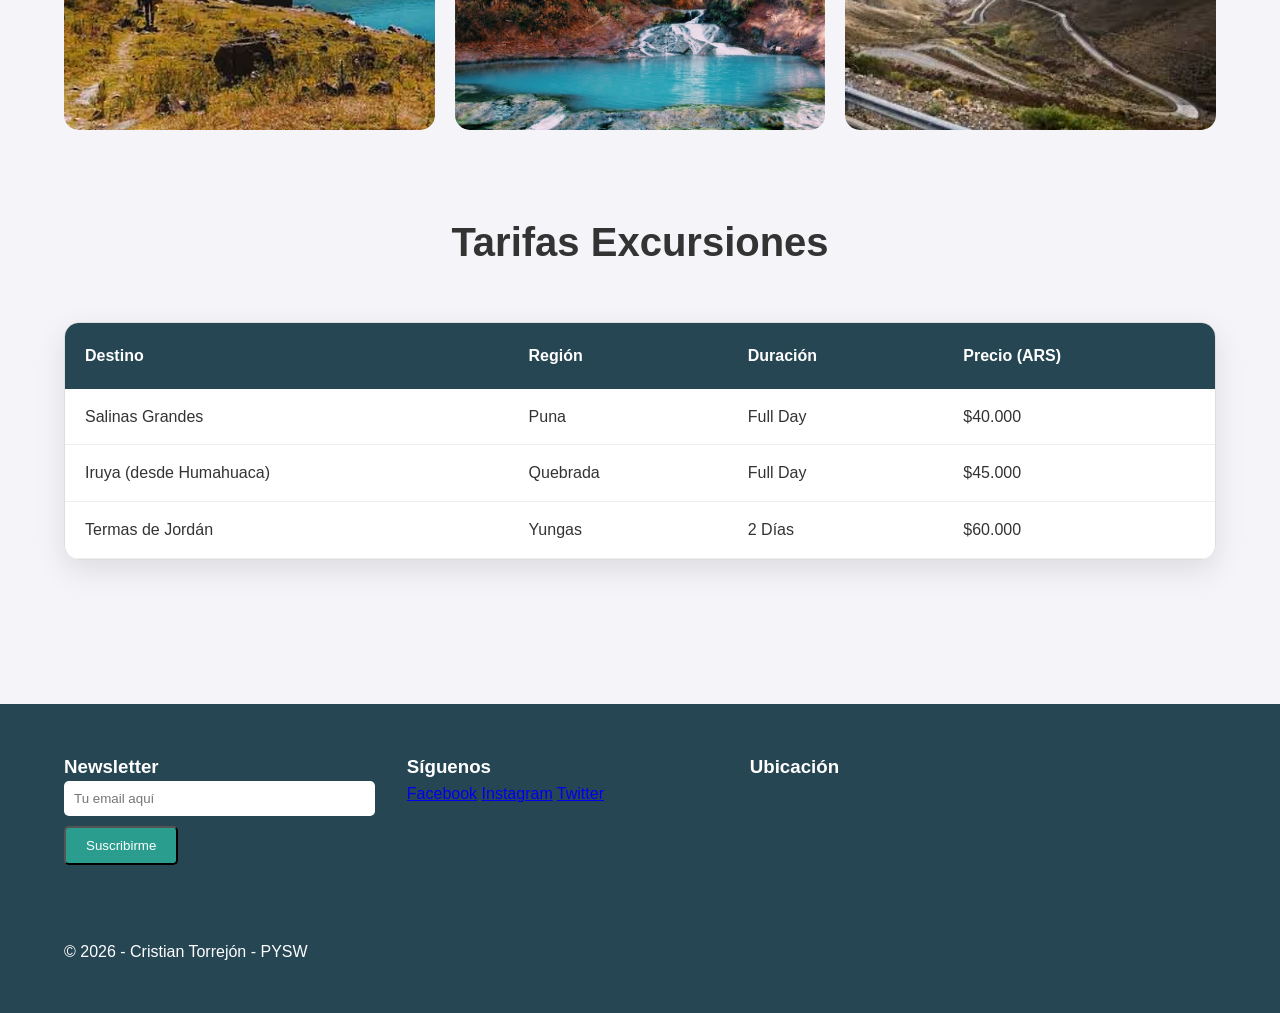
<file: destinos.html>
<!DOCTYPE html>
<html lang="en">

<head>
    <meta charset="UTF-8">
    <meta name="viewport" content="width=device-width, initial-scale=1.0">
    <title>Destinos</title>
    <link rel="stylesheet" href="css/estilos.css">
</head>

<body>
    <header>
        <nav class="navbar">
            <div class="logo">
                <h1>World<span>Tourismo</span></h1>
            </div>

            <ul class="nav-links">
                <li><a href="index.html">Home</a></li>
                <li><a href="destinos.html">Destinos</a></li>
                <li><a href="agencias.html">Agencias</a></li>
                <li><a href="contacto.html">Contacto</a></li>
                <li><a href="precios.html">Precios</a></li>
                <li><a href="blog.html">Blog</a></li>

                <li class="has-megamenu">
                    <a href="#">Explorar ▼</a>
                    <div class="megamenu">
                        <div class="menu-column">
                            <h3>Regiones</h3>
                            <ul>
                                <li><a href="#">Quebrada</a></li>
                                <li><a href="#">Puna</a></li>
                                <li><a href="#">Yungas</a></li>
                            </ul>
                        </div>
                        <div class="menu-column">
                            <h3>Actividades</h3>
                            <ul>
                                <li><a href="#">Trekking</a></li>
                                <li><a href="#">Gastronomía</a></li>
                                <li><a href="#">Fotografía</a></li>
                            </ul>
                        </div>
                    </div>
                </li>
                <li>
                    <button id="theme-toggle" title="Cambiar modo de luz">🌓</button>
                </li>
            </ul>
        </nav>
    </header>
    <main class="container">
        <h1 class="section-title">Explora Jujuy</h1>

        <div class="filter-system">
            <input type="radio" name="region" id="todos" checked>
            <input type="radio" name="region" id="quebrada">
            <input type="radio" name="region" id="puna">
            <input type="radio" name="region" id="yungas">

            <div class="filter-labels">
                <label for="todos">Todos</label>
                <label for="quebrada">Quebrada</label>
                <label for="puna">Puna</label>
                <label for="yungas">Yungas</label>
            </div>

            <div class="masonry-grid">
                <div class="dest-card quebrada tall">
                    <img src="images/purmamarca.webp" alt="Purmamarca">
                    <div class="dest-overlay">
                        <h3>Purmamarca</h3>
                        <p>Cerro de 7 Colores</p>
                    </div>
                </div>

                <div class="dest-card puna">
                    <img src="images/salinas.webp" alt="Salinas Grandes">
                    <div class="dest-overlay">
                        <h3>Salinas Grandes</h3>
                        <p>Desierto Blanco</p>
                    </div>
                </div>

                <div class="dest-card quebrada tall">
                    <img src="images/hornocal.jpg" alt="Hornocal">
                    <div class="dest-overlay">
                        <h3>El Hornocal</h3>
                        <p>Serranías del Catorce</p>
                    </div>
                </div>

                <div class="dest-card yungas">
                    <img src="images/parque-nacional-calilegua.webp" alt="Yungas">
                    <div class="dest-overlay">
                        <h3>P.N. Calilegua</h3>
                        <p>Selva de Montaña</p>
                    </div>
                </div>

                <div class="dest-card quebrada">
                    <img src="images/pucara.jpg" alt="Tilcara">
                    <div class="dest-overlay">
                        <h3>Tilcara</h3>
                        <p>Capital Arqueológica</p>
                    </div>
                </div>

                <div class="dest-card quebrada tall">
                    <img src="images/humahuaca.jpg" alt="Humahuaca">
                    <div class="dest-overlay">
                        <h3>Humahuaca</h3>
                        <p>Cultural / Monumento</p>
                    </div>
                </div>

                <div class="dest-card quebrada">
                    <img src="images/iruya.webp" alt="Iruya">
                    <div class="dest-overlay">
                        <h3>Iruya</h3>
                        <p>Naturaleza / Paisaje</p>
                    </div>
                </div>

                <div class="dest-card yungas tall">
                    <img src="images/yala.jpg" alt="Yala">
                    <div class="dest-overlay">
                        <h3>Lagunas de Yala</h3>
                        <p>Naturaleza / Pesca</p>
                    </div>
                </div>

                <div class="dest-card puna">
                    <img src="images/casabindo.jpg" alt="Casabindo">
                    <div class="dest-overlay">
                        <h3>Casabindo</h3>
                        <p>Cultural / Toreo de la Vincha</p>
                    </div>
                </div>

                <div class="dest-card yungas">
                    <img src="images/jordan.jpeg" alt="Termas">
                    <div class="dest-overlay">
                        <h3>Termas de Jordán</h3>
                        <p>Naturaleza / Aventrura</p>
                    </div>
                </div>

                <div class="dest-card quebrada wide">
                    <img src="images/cuestalipan.jpeg" alt="Cuesta de Lipan">
                    <div class="dest-overlay">
                        <h3>Cuesta de Lípan</h3>
                        <p>Paisaje / Ruta a las Salinas</p>
                    </div>
                </div>
            </div>
        </div>

        <section class="price-section">
            <h2 class="section-title">Tarifas Excursiones</h2>
            <div class="table-wrapper">
                <table class="responsive-table">
                    <thead>
                        <tr>
                            <th>Destino</th>
                            <th>Región</th>
                            <th>Duración</th>
                            <th>Precio (ARS)</th>
                        </tr>
                    </thead>
                    <tbody>
                        <tr>
                            <td>Salinas Grandes</td>
                            <td>Puna</td>
                            <td>Full Day</td>
                            <td>$40.000</td>
                        </tr>
                        <tr>
                            <td>Iruya (desde Humahuaca)</td>
                            <td>Quebrada</td>
                            <td>Full Day</td>
                            <td>$45.000</td>
                        </tr>
                        <tr>
                            <td>Termas de Jordán</td>
                            <td>Yungas</td>
                            <td>2 Días</td>
                            <td>$60.000</td>
                        </tr>
                    </tbody>
                </table>
            </div>
        </section>
    </main>
    <footer class="main-footer">
        <div class="footer-container">
            <div class="footer-section">
                <h3>Newsletter</h3>
                <form class="newsletter-form">
                    <input type="email" placeholder="Tu email aquí" required>
                    <button type="submit" class="btn-primary">Suscribirme</button>
                </form>
            </div>

            <div class="footer-section">
                <h3>Síguenos</h3>
                <div class="social-links">
                    <a href="https://www.facebook.com/">Facebook</a>
                    <a href="https://www.instagram.com/">Instagram</a>
                    <a href="https://x.com/?lang=es">Twitter</a>
                </div>
            </div>

            <div class="footer-section">
                <h3>Ubicación</h3>
                <iframe width="100%" height="150" frameborder="0" scrolling="no" marginheight="0" marginwidth="0"
                    src="https://www.openstreetmap.org/export/embed.html?bbox=-65.31%2C-24.19%2C-65.29%2C-24.17&amp;layer=mapnik"></iframe>
            </div>
        </div>
        <div class="footer-bottom">
            <p>© 2026 - Cristian Torrejón - PYSW</p>
        </div>
    </footer>
</body>
<script src="js/script.js"></script>
</html>
</file>
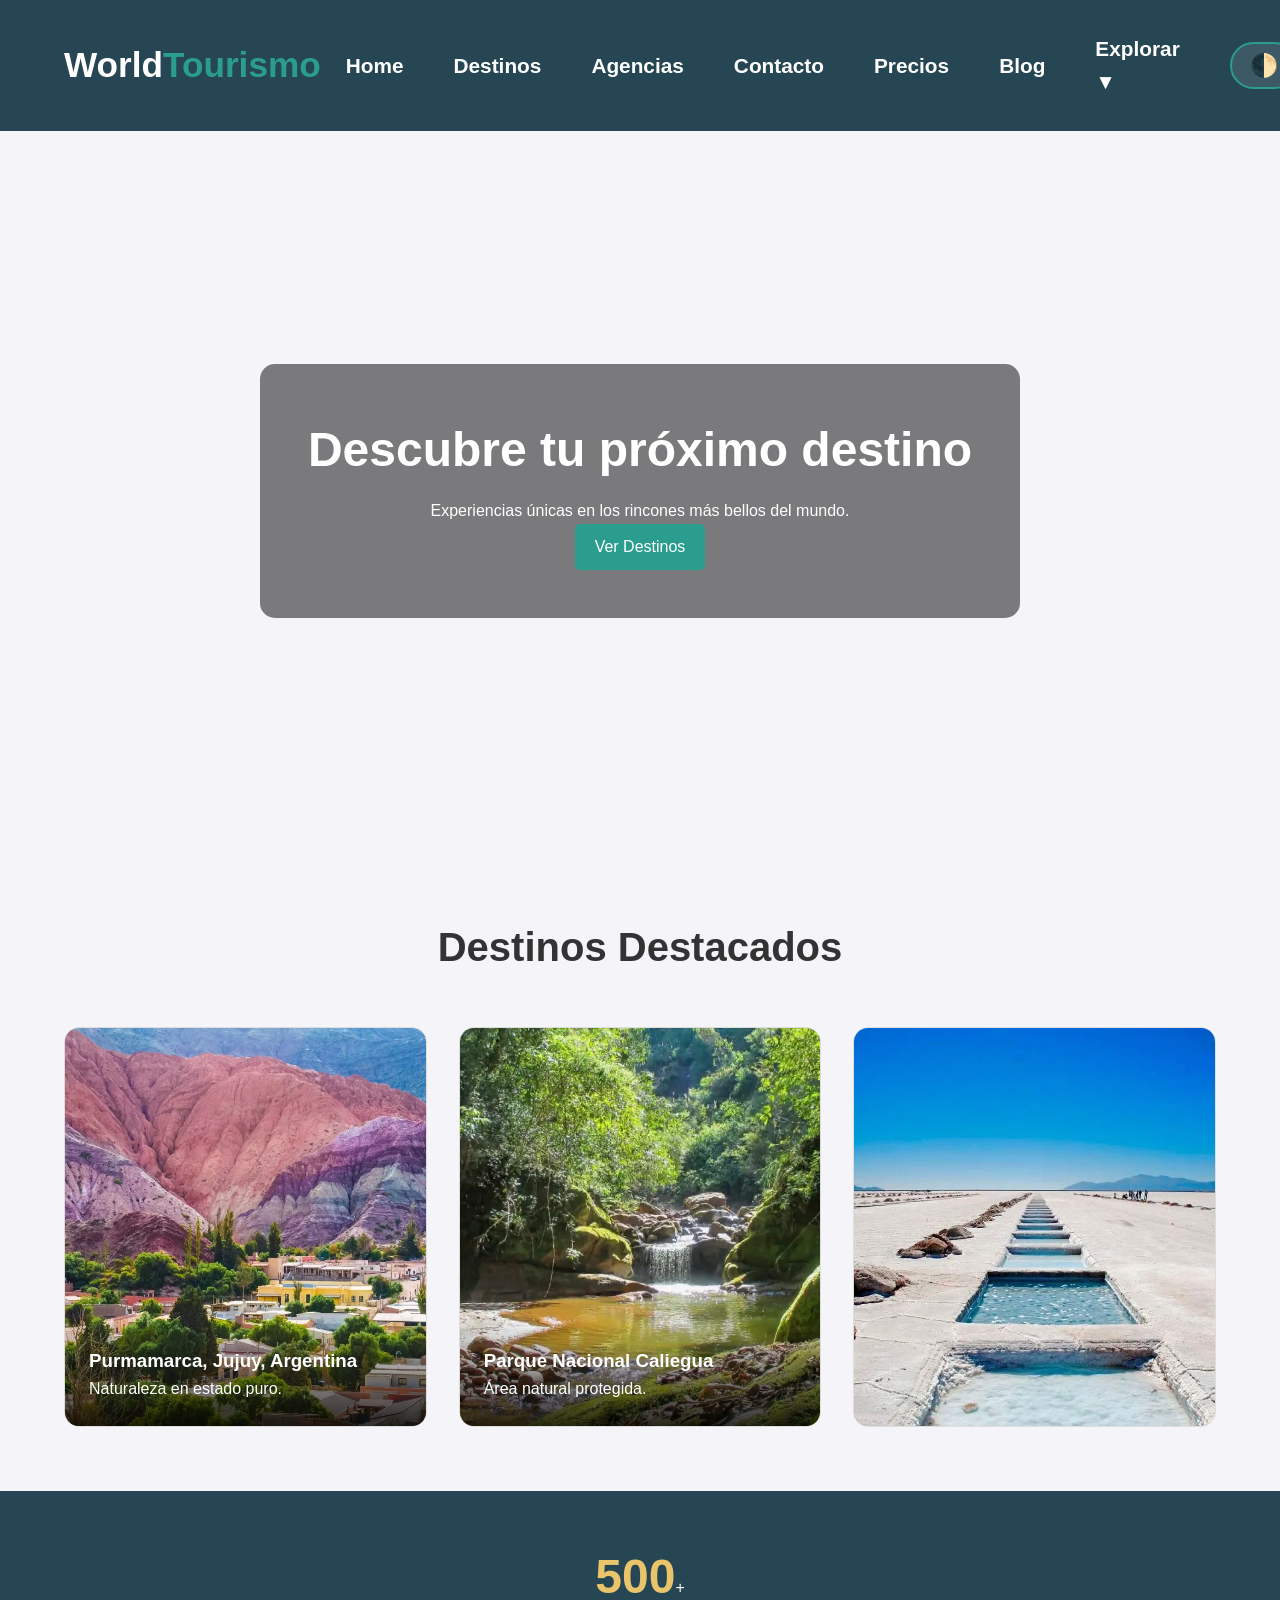
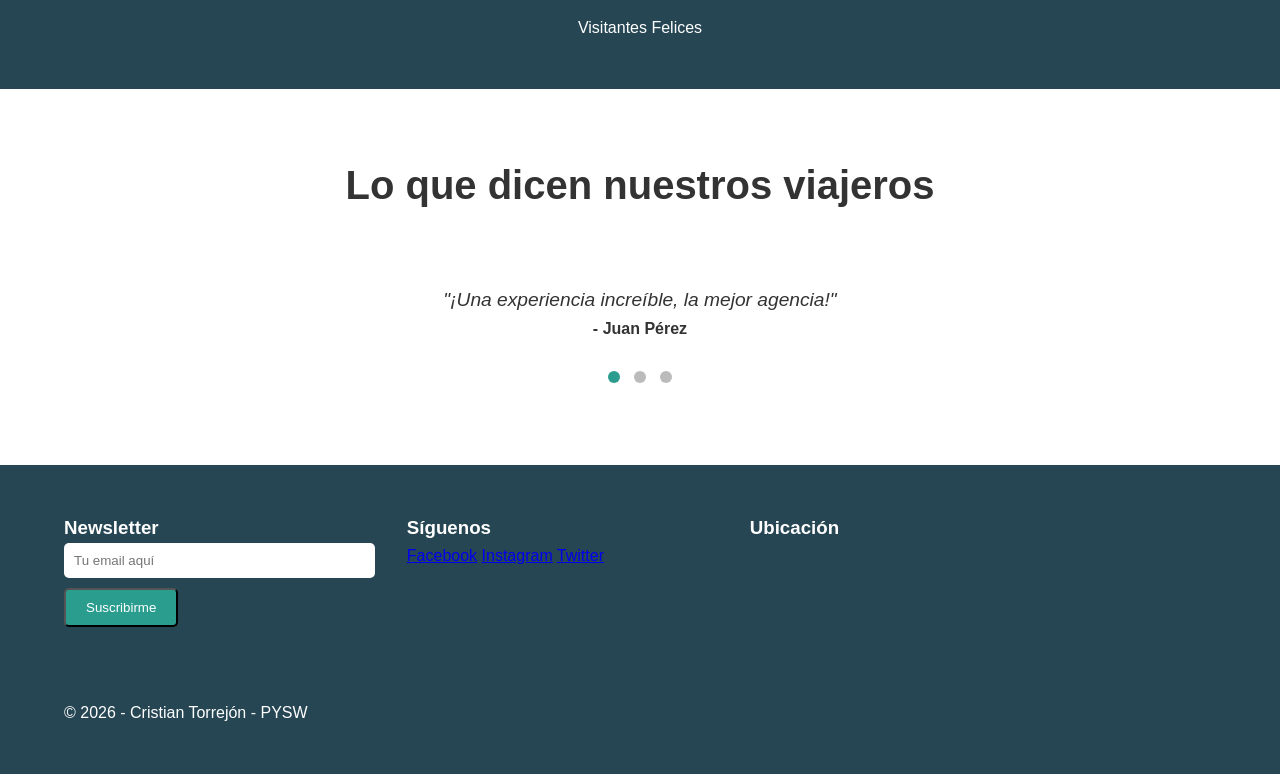
<file: home.html>
<!DOCTYPE html>
<html lang="en">

<head>
    <meta charset="UTF-8">
    <meta name="viewport" content="width=device-width, initial-scale=1.0">
    <title>Home</title>
    <link rel="stylesheet" href="css/estilos.css">
</head>

<body>
    <header>
        <nav class="navbar">
            <div class="logo">
                <h1>World<span>Tourismo</span></h1>
            </div>

            <ul class="nav-links">
                <li><a href="home.html">Home</a></li>
                <li><a href="destinos.html">Destinos</a></li>
                <li><a href="agencias.html">Agencias</a></li>
                <li><a href="contacto.html">Contacto</a></li>
                <li><a href="precios.html">Precios</a></li>
                <li><a href="blog.html">Blog</a></li>

                <li class="has-megamenu">
                    <a href="#">Explorar ▼</a>
                    <div class="megamenu">
                        <div class="menu-column">
                            <h3>Regiones</h3>
                            <ul>
                                <li><a href="#">Quebrada</a></li>
                                <li><a href="#">Puna</a></li>
                                <li><a href="#">Yungas</a></li>
                            </ul>
                        </div>
                        <div class="menu-column">
                            <h3>Actividades</h3>
                            <ul>
                                <li><a href="#">Trekking</a></li>
                                <li><a href="#">Gastronomía</a></li>
                                <li><a href="#">Fotografía</a></li>
                            </ul>
                        </div>
                    </div>
                </li>
                <li>
                    <button id="theme-toggle" title="Cambiar modo de luz">🌓</button>
                </li>
            </ul>
        </nav>
    </header>
    <main>
        <section class="hero">
            <div class="hero-video-container">
                <iframe
                    src="https://www.youtube.com/embed/h6iLJE6KpRo?autoplay=1&mute=1&loop=1&playlist=h6iLJE6KpRo&controls=0&showinfo=0&rel=0&iv_load_policy=3&disablekb=1"
                    frameborder="0" allow="autoplay; encrypted-media" allowfullscreen>
                </iframe>
            </div>
            <div class="hero-overlay">
                <h2 class="animate-text">Descubre tu próximo destino</h2>
                <p>Experiencias únicas en los rincones más bellos del mundo.</p>
                <a href="#destinos" class="btn-primary">Ver Destinos</a>
            </div>
        </section>

        <section id="destinos" class="container">
            <h2 class="section-title">Destinos Destacados</h2>
            <div class="destinos-grid">
                <div class="card">
                    <img src="images/purmamarca.webp" alt="Cataratas">
                    <div class="card-info">
                        <h3>Purmamarca, Jujuy, Argentina</h3>
                        <p>Naturaleza en estado puro.</p>
                    </div>
                </div>
                <div class="card">
                    <img src="images/parque-nacional-calilegua.webp" alt="parque-nacional-calilegua">
                    <div class="card-info">
                        <h3>Parque Nacional Caliegua</h3>
                        <p>Área natural protegida.</p>
                    </div>
                </div>
                <div class="card">
                    <img src="images/salinas.webp" alt="salinas>
                    <div class=" card-info">
                    <h3>Salinas Grandes</h3>
                    <p>Paisaje único de piletas de sal y cielos despejados.</p>
                </div>
            </div>
            </div>
        </section>

        <section class="stats">
            <div class="stat-item">
                <div class="counter-wrapper">
                    <span class="counter-anim"></span><span>+</span>
                </div>
                <p>Visitantes Felices</p>
            </div>
        </section>

        <section class="testimonials">
            <h2 class="section-title">Lo que dicen nuestros viajeros</h2>
            <div class="carousel">
                <input type="radio" name="slide" id="slide1" checked>
                <input type="radio" name="slide" id="slide2">
                <input type="radio" name="slide" id="slide3">
                <div class="slides"></div>

                <div class="slides">
                    <div class="slide slide-1">
                        <p>"¡Una experiencia increíble, la mejor agencia!"</p>
                        <h4>- Juan Pérez</h4>
                    </div>
                    <div class="slide slide-2">
                        <p>"El video del home me convenció de viajar."</p>
                        <h4>- Ana García</h4>
                    </div>
                    <div class="slide slide-3">
                        <p>"Exelente experiencia y hermosos paisajes."</p>
                        <h4>- Vanesa Sanchez</h4>
                    </div>
                </div>

                <div class="controls">
                    <label for="slide1"></label>
                    <label for="slide2"></label>
                    <label for="slide3"></label>
                </div>
            </div>
        </section>
    </main>
    <footer class="main-footer">
        <div class="footer-container">
            <div class="footer-section">
                <h3>Newsletter</h3>
                <form class="newsletter-form">
                    <input type="email" placeholder="Tu email aquí" required>
                    <button type="submit" class="btn-primary">Suscribirme</button>
                </form>
            </div>

            <div class="footer-section">
                <h3>Síguenos</h3>
                <div class="social-links">
                    <a href="https://www.facebook.com/">Facebook</a>
                    <a href="https://www.instagram.com/">Instagram</a>
                    <a href="https://x.com/?lang=es">Twitter</a>
                </div>
            </div>

            <div class="footer-section">
                <h3>Ubicación</h3>
                <iframe width="100%" height="150" frameborder="0" scrolling="no" marginheight="0" marginwidth="0"
                    src="https://www.openstreetmap.org/export/embed.html?bbox=-65.31%2C-24.19%2C-65.29%2C-24.17&amp;layer=mapnik"></iframe>
            </div>
        </div>
        <div class="footer-bottom">
            <p>© 2026 - Cristian Torrejón - PYSW</p>
        </div>
    </footer>
</body>

<script src="js/script.js"></script>

</html>
</file>
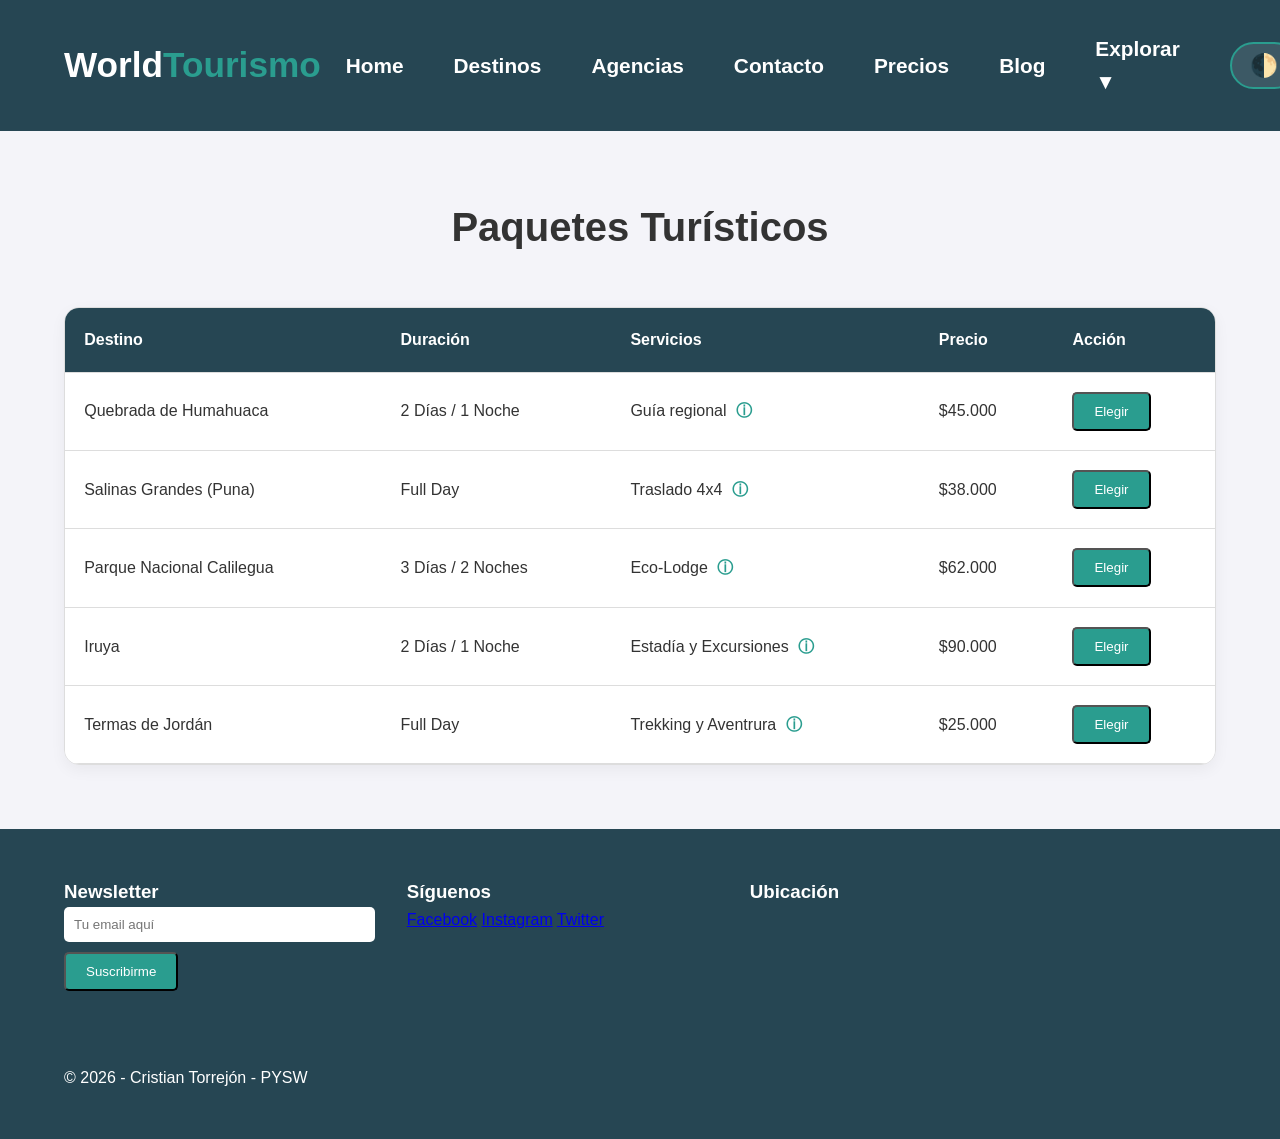
<file: precios.html>
<!DOCTYPE html>
<html lang="en">

<head>
    <meta charset="UTF-8">
    <meta name="viewport" content="width=device-width, initial-scale=1.0">
    <title>Tabla de Precios</title>
    <link rel="stylesheet" href="css/estilos.css">
</head>

<body>
    <header>
        <nav class="navbar">
            <div class="logo">
                <h1>World<span>Tourismo</span></h1>
            </div>

            <ul class="nav-links">
                <li><a href="index.html">Home</a></li>
                <li><a href="destinos.html">Destinos</a></li>
                <li><a href="agencias.html">Agencias</a></li>
                <li><a href="contacto.html">Contacto</a></li>
                <li><a href="precios.html">Precios</a></li>
                <li><a href="blog.html">Blog</a></li>

                <li class="has-megamenu">
                    <a href="#">Explorar ▼</a>
                    <div class="megamenu">
                        <div class="menu-column">
                            <h3>Regiones</h3>
                            <ul>
                                <li><a href="#">Quebrada</a></li>
                                <li><a href="#">Puna</a></li>
                                <li><a href="#">Yungas</a></li>
                            </ul>
                        </div>
                        <div class="menu-column">
                            <h3>Actividades</h3>
                            <ul>
                                <li><a href="#">Trekking</a></li>
                                <li><a href="#">Gastronomía</a></li>
                                <li><a href="#">Fotografía</a></li>
                            </ul>
                        </div>
                    </div>
                </li>
                <li>
                    <button id="theme-toggle" title="Cambiar modo de luz">🌓</button>
                </li>
            </ul>
        </nav>
    </header>
    <main class="container">
        <h1 class="section-title">Paquetes Turísticos</h1>

        <div class="table-container">
            <table class="precios-table">
                <thead>
                    <tr>
                        <th>Destino</th>
                        <th>Duración</th>
                        <th>Servicios</th>
                        <th>Precio</th>
                        <th>Acción</th>
                    </tr>
                </thead>
                <tbody>
                    <tr>
                        <td>Quebrada de Humahuaca</td>
                        <td>2 Días / 1 Noche</td>
                        <td>
                            Guía regional
                            <span class="tooltip" data-tooltip="Guías certificados por el Min. de Turismo">ⓘ</span>
                        </td>
                        <td>$45.000</td>
                        <td><button class="btn-primary">Elegir</button></td>
                    </tr>
                    <tr>
                        <td>Salinas Grandes (Puna)</td>
                        <td>Full Day</td>
                        <td>
                            Traslado 4x4
                            <span class="tooltip" data-tooltip="Vehículos equipados para alta montaña">ⓘ</span>
                        </td>
                        <td>$38.000</td>
                        <td><button class="btn-primary">Elegir</button></td>
                    </tr>
                    <tr>
                        <td>Parque Nacional Calilegua</td>
                        <td>3 Días / 2 Noches</td>
                        <td>
                            Eco-Lodge
                            <span class="tooltip" data-tooltip="Alojamiento sustentable en la selva">ⓘ</span>
                        </td>
                        <td>$62.000</td>
                        <td><button class="btn-primary">Elegir</button></td>
                    </tr>
                    <tr>
                        <td>Iruya</td>
                        <td>2 Días / 1 Noche</td>
                        <td>
                            Estadía y Excursiones
                            <span class="tooltip"
                                data-tooltip="Alojamiento 5 estrellas en el corazón de la ciudad">ⓘ</span>
                        </td>
                        <td>$90.000</td>
                        <td><button class="btn-primary">Elegir</button></td>
                    </tr>
                    <tr>
                        <td>Termas de Jordán</td>
                        <td>Full Day</td>
                        <td>
                            Trekking y Aventrura
                            <span class="tooltip" data-tooltip="Caminata guiada por expertos en senderismo">ⓘ</span>
                        </td>
                        <td>$25.000</td>
                        <td><button class="btn-primary">Elegir</button></td>
                    </tr>
                </tbody>
            </table>
        </div>
    </main>
    <footer class="main-footer">
        <div class="footer-container">
            <div class="footer-section">
                <h3>Newsletter</h3>
                <form class="newsletter-form">
                    <input type="email" placeholder="Tu email aquí" required>
                    <button type="submit" class="btn-primary">Suscribirme</button>
                </form>
            </div>

            <div class="footer-section">
                <h3>Síguenos</h3>
                <div class="social-links">
                    <a href="https://www.facebook.com/">Facebook</a>
                    <a href="https://www.instagram.com/">Instagram</a>
                    <a href="https://x.com/?lang=es">Twitter</a>
                </div>
            </div>

            <div class="footer-section">
                <h3>Ubicación</h3>
                <iframe width="100%" height="150" frameborder="0" scrolling="no" marginheight="0" marginwidth="0"
                    src="https://www.openstreetmap.org/export/embed.html?bbox=-65.31%2C-24.19%2C-65.29%2C-24.17&amp;layer=mapnik"></iframe>
            </div>
        </div>
        <div class="footer-bottom">
            <p>© 2026 - Cristian Torrejón - PYSW</p>
        </div>
    </footer>
</body>
<script src="js/script.js"></script>
</html>
</file>
<file: css/estilos.css>
/* --- 1. CONFIGURACIÓN BASE Y DARK MODE --- */
:root {
    --primary-color: #2a9d8f;
    --secondary-color: #264653;
    --accent-color: #e9c46a;
    --text-color: #333;
    --bg-color: #f4f4f9;
    --white: #ffffff;
    --transition: all 0.3s ease;
    --border-color: #dddddd;
}

[data-theme="dark"] {
    --bg-color: #121212;
    --text-color: #e0e0e0;
    --white: #1e1e1e; 
    --secondary-color: #0d1b1e;
    --border-color: #333333;
}

* { margin: 0; padding: 0; box-sizing: border-box; }

body {
    font-family: 'Segoe UI', Tahoma, Geneva, Verdana, sans-serif;
    background-color: var(--bg-color);
    color: var(--text-color);
    line-height: 1.6;
    transition: background-color 0.3s, color 0.3s;
}

/* --- 2. HEADER Y NAVBAR --- */
header {
    background-color: var(--secondary-color);
    /* Aumentamos el padding para hacerlo más "largo" hacia abajo */
    padding: 2rem 5%; 
    position: sticky;
    top: 0;
    z-index: 1000;
    transition: var(--transition);
}

.navbar {
    display: flex;
    justify-content: space-between;
    align-items: center;
}

.logo h1 { 
    /* Logo más grande */
    font-size: 2.2rem; 
    color: white; 
}
.logo span { color: var(--primary-color); }

.nav-links {
    display: flex;
    list-style: none;
    align-items: center;
}

.nav-links li { 
    /* Más separación entre los ítems */
    padding: 0 25px; 
}

.nav-links a {
    color: white;
    text-decoration: none;
    font-weight: 600; /* Un poco más de grosor */
    /* Letras más grandes */
    font-size: 1.3rem; 
    transition: var(--transition);
}

/* --- LÓGICA DEL MEGA-MENÚ --- */
.has-megamenu {
    position: relative; /* Para que el menú se posicione respecto al link */
}

.megamenu {
    position: absolute;
    top: 100%;
    left: 50%;
    transform: translateX(-50%) translateY(20px); /* Empieza un poco más abajo */
    background-color: var(--white); /* Cambia con el Dark Mode */
    display: grid;
    grid-template-columns: repeat(2, 180px); /* Dos columnas */
    gap: 20px;
    padding: 20px;
    box-shadow: 0 10px 25px rgba(0,0,0,0.2);
    border-radius: 12px;
    border: 1px solid var(--border-color);
    
    /* Efecto de ocultar/mostrar */
    opacity: 0;
    visibility: hidden;
    transition: all 0.3s ease;
    z-index: 1001;
}

/* Mostrar al pasar el mouse por el LI padre */
.has-megamenu:hover .megamenu {
    opacity: 1;
    visibility: visible;
    transform: translateX(-50%) translateY(0);
}

/* Estilos de las columnas internas */
.menu-column h3 {
    color: var(--primary-color);
    font-size: 1rem;
    margin-bottom: 10px;
    border-bottom: 1px solid var(--border-color);
    padding-bottom: 5px;
}

.menu-column ul {
    list-style: none;
}

.menu-column ul li {
    padding: 5px 0 !important; /* Quitamos el padding lateral del navbar */
}

.menu-column a {
    color: var(--text-color) !important; /* Usamos la variable de texto */
    font-size: 1rem !important;
    font-weight: 400 !important;
}

.menu-column a:hover {
    color: var(--primary-color) !important;
    padding-left: 5px; /* Pequeña animación al hover */
}

/* El botón también debe crecer un poco para no quedar pequeño */
#theme-toggle {
    background: rgba(255,255,255,0.1);
    border: 2px solid var(--primary-color);
    color: white;
    cursor: pointer;
    padding: 8px 18px; 
    border-radius: 25px;
    font-size: 1.4rem;
    transition: var(--transition);
}

#theme-toggle:hover {
    background: var(--primary-color);
    transform: scale(1.1);
}

/* --- 3. HERO SECTION (VIDEO FULL SCREEN) --- */
.hero {
    position: relative;
    height: 80vh;
    display: flex;
    align-items: center;
    justify-content: center;
    overflow: hidden;
}

.hero-video-container {
    position: absolute;
    top: 0; left: 0;
    width: 100%; height: 100%;
    z-index: -1;
}

.hero-video-container iframe {
    width: 100vw;
    height: 56.25vw; /* 16:9 ratio */
    min-height: 100vh;
    min-width: 177.77vh;
    position: absolute;
    top: 50%; left: 50%;
    transform: translate(-50%, -50%) scale(1.3); /* Evita bordes negros */
    pointer-events: none;
}

.hero-overlay {
    text-align: center;
    color: white;
    background: rgba(0, 0, 0, 0.5);
    padding: 3rem;
    border-radius: 15px;
    backdrop-filter: blur(5px);
}

.animate-text { font-size: 3rem; margin-bottom: 10px; }

/* --- 4. DESTINOS GRID (3 COLUMNAS) --- */
.container { padding: 4rem 5%; }
.section-title { text-align: center; margin-bottom: 3rem; font-size: 2.5rem; color: var(--text-color); }

.destinos-grid {
    display: grid;
    grid-template-columns: repeat(3, 1fr);
    gap: 2rem;
}

.card {
    position: relative;
    border-radius: 15px;
    overflow: hidden;
    height: 400px;
    background: var(--white);
    border: 1px solid var(--border-color);
}

.card img { width: 100%; height: 100%; object-fit: cover; transition: 0.5s; }
.card:hover img { transform: scale(1.1); }

.card-info {
    position: absolute;
    bottom: 0; width: 100%;
    padding: 1.5rem;
    background: linear-gradient(transparent, rgba(0,0,0,0.8));
    color: white;
}

/* --- 5. STATS --- */
.stats {
    background: var(--secondary-color);
    color: white;
    padding: 3rem;
    text-align: center;
}

.counter-anim::after {
    content: "500";
    font-size: 3rem;
    font-weight: bold;
    color: var(--accent-color);
}

/* --- 6. TESTIMONIOS --- */
.testimonials {
    background: var(--white);
    padding: 4rem 5%;
    text-align: center;
}

.carousel { max-width: 800px; margin: auto; overflow: hidden; position: relative; }
.slides { display: flex; transition: transform 0.5s ease; }
.slide { min-width: 100%; padding: 20px; }
.slide p { font-size: 1.2rem; font-style: italic; color: var(--text-color); }

.carousel input { display: none; }
#slide1:checked ~ .slides { transform: translateX(0); }
#slide2:checked ~ .slides { transform: translateX(-100%); }
#slide3:checked ~ .slides { transform: translateX(-200%); }

.controls label {
    display: inline-block;
    width: 12px; height: 12px;
    background: #bbb;
    border-radius: 50%;
    margin: 10px 5px;
    cursor: pointer;
}

#slide1:checked ~ .controls label:nth-child(1),
#slide2:checked ~ .controls label:nth-child(2),
#slide3:checked ~ .controls label:nth-child(3) { background: var(--primary-color); }

/* --- 7. FOOTER --- */
.main-footer { background: var(--secondary-color); color: white; padding: 3rem 5%; }
.footer-container { display: grid; grid-template-columns: 1fr 1fr 1.5fr; gap: 2rem; }

.newsletter-form input {
    width: 100%; padding: 10px; margin-bottom: 10px;
    border-radius: 5px; border: none; background: var(--white); color: var(--text-color);
}

.btn-primary {
    background: var(--primary-color); color: white;
    padding: 10px 20px; text-decoration: none; border-radius: 5px; display: inline-block;
}

/* --- RESPONSIVIDAD --- */
@media (max-width: 992px) {
    .destinos-grid { grid-template-columns: repeat(2, 1fr); }
    .footer-container { grid-template-columns: 1fr; }
}
@media (max-width: 600px) {
    .destinos-grid { grid-template-columns: 1fr; }
    .animate-text { font-size: 2rem; }
}


/* --- PUNTO 2: PÁGINA DE DESTINOS (JUJUY) --- */

/* Filtros con :checked */
.filter-system input[type="radio"] {
    display: none; /* Escondemos los radios */
}

.filter-labels {
    display: flex;
    justify-content: center;
    gap: 1rem;
    margin-bottom: 3rem;
    flex-wrap: wrap;
}

.filter-labels label {
    padding: 10px 25px;
    background: var(--white);
    border-radius: 50px;
    cursor: pointer;
    font-weight: 600;
    transition: var(--transition);
    color: var(--text-color);
}

/* Estado activo de los filtros */
#todos:checked ~ .filter-labels label[for="todos"],
#quebrada:checked ~ .filter-labels label[for="quebrada"],
#puna:checked ~ .filter-labels label[for="puna"],
#yungas:checked ~ .filter-labels label[for="yungas"] {
    background: var(--primary-color);
    color: white;
    box-shadow: 0 4px 10px rgba(42, 157, 143, 0.3);
}

/* Lógica de filtrado de las cards */
#quebrada:checked ~ .masonry-grid .dest-card:not(.quebrada),
#puna:checked ~ .masonry-grid .dest-card:not(.puna),
#yungas:checked ~ .masonry-grid .dest-card:not(.yungas) {
    display: none;
}

/* Galería Masonry con CSS Grid */
.masonry-grid {
    display: grid;
    grid-template-columns: repeat(auto-fill, minmax(280px, 1fr));
    grid-auto-rows: 250px; /* Altura base */
    gap: 20px;
    grid-auto-flow: dense; /* Importante para que no queden huecos */
}

.dest-card {
    position: relative;
    border-radius: 15px;
    overflow: hidden;
    background: #000;
}

/* Clase para que algunas imágenes sean más altas (Masonry) */
.dest-card.tall {
    grid-row: span 2;
}

.dest-card img {
    width: 100%;
    height: 100%;
    object-fit: cover;
    display: block;
    transition: transform 0.6s ease;
}

/* Overlay con efectos de zoom y hover */
.dest-overlay {
    position: absolute;
    inset: 0;
    background: rgba(38, 70, 83, 0.7); /* Color secundario con transparencia */
    display: flex;
    flex-direction: column;
    justify-content: center;
    align-items: center;
    color: white;
    opacity: 0;
    transition: var(--transition);
    text-align: center;
    padding: 1rem;
}

.dest-card:hover .dest-overlay {
    opacity: 1;
}

.dest-card:hover img {
    transform: scale(1.15); /* Efecto Zoom solicitado */
}

.dest-overlay h3 {
    font-size: 1.5rem;
    transform: translateY(20px);
    transition: var(--transition);
}

.dest-card:hover .dest-overlay h3 {
    transform: translateY(0);
}



/* --- TABLA RESPONSIVA --- */
.price-section {
    margin-top: 5rem;
    padding-bottom: 5rem;
}

.table-wrapper {
    overflow-x: auto; /* Scroll para celulares */
    border-radius: 15px;
    box-shadow: 0 10px 30px rgba(0,0,0,0.1);
    border: 1px solid var(--border-color);
}

.responsive-table {
    width: 100%;
    border-collapse: collapse;
    background: var(--white);
    color: var(--text-color);
}

.responsive-table th {
    background: var(--secondary-color);
    color: white;
    padding: 20px;
    text-align: left;
}

.responsive-table td {
    padding: 15px 20px;
    border-bottom: 1px solid #eee;
}

.responsive-table tbody tr:hover {
    background-color: rgba(42, 157, 143, 0.1);
    color: var(--primary-color);
}

/* Ajuste móvil para la tabla */
@media (max-width: 600px) {
    .responsive-table th, .responsive-table td {
        padding: 10px;
        font-size: 0.85rem;
    }
}

/* --- PUNTO 3: PÁGINA DE AGENCIAS (FLIP CARDS) --- */

.agencias-grid {
    display: grid;
    grid-template-columns: repeat(auto-fit, minmax(300px, 1fr));
    gap: 30px;
    padding: 20px;
}

/* Contenedor principal de la card */
.flip-card {
    background-color: transparent;
    width: 100%;
    height: 400px;
    perspective: 1000px; /* Necesario para el efecto 3D */
}

/* Contenedor de las caras */
.flip-card-inner {
    position: relative;
    width: 100%;
    height: 100%;
    text-align: center;
    transition: transform 0.8s;
    transform-style: preserve-3d; /* Permite que los hijos vivan en el espacio 3D */
}

/* Efecto al pasar el mouse */
.flip-card:hover .flip-card-inner {
    transform: rotateY(180deg);
}

/* Estilo común para ambas caras */
.flip-card-front, .flip-card-back {
    position: absolute;
    width: 100%;
    height: 100%;
    -webkit-backface-visibility: hidden; /* Oculta la cara de atrás cuando se gira */
    backface-visibility: hidden;
    border-radius: 15px;
    display: flex;
    flex-direction: column;
    justify-content: center;
    align-items: center;
    padding: 20px;
    box-shadow: 0 4px 8px rgba(0,0,0,0.1);
}

/* Cara de adelante */
.flip-card-front {
    background-color: var(--white);
    color: var(--text-color);
    border: 1px solid var(--border-color);
}

.flip-card-front h3 {
    color: var(--primary-color);
    margin-bottom: 5px;
}

.flip-card-front p {
    opacity: 0.8;
}

.flip-card-front img {
    width: 100%;
    height: 250px;
    object-fit: cover;
    border-radius: 10px;
    margin-bottom: 15px;
}

/* Cara de atrás (ya rotada 180 grados) */
.flip-card-back {
    background-color: var(--secondary-color);
    color: white;
    transform: rotateY(180deg);
}

/* --- SISTEMA DE RATING (STARS) --- */
.rating {
    display: flex;
    flex-direction: row-reverse; /* Truco para que las estrellas se pinten de izq a der */
    justify-content: center;
    margin: 20px 0;
}

.rating input { display: none; }

.rating label {
    font-size: 2rem;
    color: #ccc;
    cursor: pointer;
    transition: var(--transition);
}

/* Efecto al pasar el mouse y al seleccionar */
.rating label:hover,
.rating label:hover ~ label,
.rating input:checked ~ label {
    color: var(--accent-color);
    text-shadow: 0 0 10px var(--accent-color);
    transform: scale(1.2);
}

/* Animación cuando haces clic */
.rating label:active {
    transform: scale(0.9);
}

/* --- PUNTO 4: FORMULARIO DE CONTACTO (ESPECÍFICO) --- */

/* Contenedor principal del formulario */
.contact-wrapper {
    max-width: 800px;
    margin: 2rem auto;
    background: #ffffff;
    padding: 3rem;
    border-radius: 15px;
    box-shadow: 0 10px 30px rgba(0,0,0,0.1);
}

/* Grilla interna solo para el formulario de contacto */
.contact-form .form-grid {
    display: grid;
    grid-template-columns: repeat(2, 1fr); 
    gap: 20px;
    margin-bottom: 20px;
}

/* Estilos de los grupos de input */
.contact-form .form-group {
    display: flex;
    flex-direction: column;
    gap: 8px;
    text-align: left;
}

.contact-form label {
    font-weight: 600;
    color: var(--secondary-color);
}

/* Estilo de los campos del formulario de contacto */
.contact-form input, 
.contact-form textarea,
.contact-form select {
    padding: 12px 15px;
    border: 2px solid #eee;
    border-radius: 8px;
    background-color: #f9f9f9;
    transition: all 0.3s ease;
    outline: none;
    font-family: inherit;
    width: 100%;
}

.contact-form input:focus, 
.contact-form textarea:focus,
.contact-form select:focus {
    border-color: var(--primary-color);
    background-color: #fff;
    box-shadow: 0 0 10px rgba(42, 157, 143, 0.1);
}

/* Validación visual :valid e :invalid */
.contact-form input:not(:placeholder-shown):invalid {
    border-color: #e74c3c;
}

.contact-form input:not(:placeholder-shown):valid {
    border-color: #2ecc71;
}

.contact-form .error-msg {
    color: #e74c3c;
    font-size: 0.8rem;
    display: none;
}

.contact-form input:not(:placeholder-shown):invalid ~ .error-msg {
    display: block;
}

/* Clase para que el mensaje y el select ocupen 2 columnas */
.contact-form .full-width {
    grid-column: span 2;
}

/* BOTÓN DE ENVÍO CON SPINNER */
.btn-submit {
    display: flex;
    justify-content: center;
    align-items: center;
    position: relative; 
    min-height: 55px;
    width: 100%;
    background-color: var(--primary-color);
    color: white;
    border: none;
    border-radius: 8px;
    font-size: 1.1rem;
    font-weight: bold;
    cursor: pointer;
    overflow: hidden;
    transition: all 0.3s ease;
}

.btn-submit:hover {
    background-color: var(--secondary-color);
}

/* Efecto Spinner al hacer clic (:active) */
.btn-submit:active .btn-text {
    visibility: hidden;
    opacity: 0;
}

.btn-submit:active .spinner {
    display: block;
}

.spinner {
    display: none; 
    width: 26px;
    height: 26px;
    border: 4px solid rgba(255,255,255,0.2);
    border-radius: 50%;
    border-top-color: #ffffff;
    animation: spin 0.8s linear infinite;
    position: absolute;
    top: 50%;
    left: 50%;
    transform: translate(-50%, -50%);
}

@keyframes spin {
    from { transform: translate(-50%, -50%) rotate(0deg); }
    to { transform: translate(-50%, -50%) rotate(360deg); }
}

/* Responsividad del Formulario */
@media (max-width: 768px) {
    .contact-form .form-grid {
        grid-template-columns: 1fr;
    }
    .contact-form .full-width {
        grid-column: span 1;
    }
}

/* MODAL DE CONFIRMACIÓN (:target) */
.modal {
    position: fixed;
    inset: 0;
    background: rgba(0,0,0,0.8);
    display: flex;
    justify-content: center;
    align-items: center;
    opacity: 0;
    pointer-events: none;
    transition: 0.4s;
    z-index: 1000;
}

.modal:target {
    opacity: 1;
    pointer-events: auto;
}

.modal-content {
    background: white;
    padding: 2.5rem;
    border-radius: 15px;
    text-align: center;
    max-width: 400px;
    color: #333;
}

/* --- PUNTO 5: TABLA DE PRECIOS Y TOOLTIPS --- */

.table-container {
    overflow-x: auto; /* Para que sea responsiva en celulares */
    margin-top: 2rem;
    border-radius: 15px;
    box-shadow: 0 5px 15px rgba(0,0,0,0.05);
    border: 1px solid var(--border-color);
}

.precios-table {
    width: 100%;
    border-collapse: collapse;
    background: var(--white); 
    color: var(--text-color);
    text-align: left;
}

.precios-table th, 
.precios-table td {
    padding: 1.2rem;
    border-bottom: 1px solid var(--border-color);
}

.precios-table th {
    background-color: var(--secondary-color);
    color: white;
    font-weight: 600;
}

/* 5.1 Efecto de resaltado al pasar el cursor (Hover) */
.precios-table tbody tr {
    transition: background-color 0.3s ease, transform 0.2s ease;
    cursor: default;
}

.precios-table tbody tr:hover {
    background-color: rgba(42, 157, 143, 0.15); /* Color primario muy suave */
    transform: scale(1.01); /* Efecto sutil de crecimiento */
}

/* 5.2 Tooltips Explicativos (CSS-Only) */
.tooltip {
    position: relative;
    display: inline-block;
    color: var(--primary-color);
    cursor: help;
    margin-left: 5px;
    font-weight: bold;
}

/* El cuadro del mensaje */
.tooltip::after {
    content: attr(data-tooltip); /* Toma el texto del atributo HTML */
    position: absolute;
    bottom: 125%;
    left: 50%;
    transform: translateX(-50%);
    background-color: #111;
    color: #fff;
    padding: 8px 12px;
    border-radius: 6px;
    font-size: 0.8rem;
    white-space: nowrap;
    opacity: 0;
    visibility: hidden;
    transition: opacity 0.3s;
    z-index: 10;
    box-shadow: 0 5px 10px rgba(0,0,0,0.4);
    border: 1px solid var(--primary-color);
}

/* La flechita del tooltip */
.tooltip::before {
    content: "";
    position: absolute;
    bottom: 110%;
    left: 50%;
    transform: translateX(-50%);
    border: 6px solid transparent;
    border-top-color: var(--primary-color);
    opacity: 0;
    visibility: hidden;
    transition: opacity 0.3s;
}

/* Mostrar al hacer hover */
.tooltip:hover::after,
.tooltip:hover::before {
    opacity: 1;
    visibility: visible;
}

/* --- PUNTO 6: BLOG ESTILO REVISTA (CÓDIGO FINAL UNIFICADO) --- */

/* 1. BOTONES DE FILTRADO */
.blog-filters {
    display: flex;
    flex-wrap: wrap;
    gap: 12px;
    margin-bottom: 30px;
    padding: 10px 0;
}

/* Ocultamos el radio button original */
.blog-filters input[type="radio"] {
    display: none;
}

/* Estilo de los Labels como botones modernos */
.blog-filters label {
    padding: 10px 22px;
    background-color: var(--white);
    color: var(--text-color);
    border-radius: 50px;
    cursor: pointer;
    font-weight: 600;
    font-size: 0.9rem;
    transition: all 0.3s ease;
    border: 2px solid var(--border-color);
}

.blog-filters label:hover {
    background-color: #e2e2e2;
    transform: translateY(-2px);
}

/* Estilo cuando el filtro está seleccionado */
.blog-filters input[type="radio"]:checked + label {
    background-color: var(--primary-color, #2a9d8f);
    color: white;
    box-shadow: 0 4px 12px rgba(42, 157, 143, 0.3);
    border-color: var(--primary-color, #2a9d8f);
}

/* LÓGICA DE FILTRADO CSS */
/* Si selecciono Aventura, oculto lo que NO es aventura en la grilla hermana */
.blog-filters:has(#aventura:checked) ~ .blog-grid .post:not(.aventura) {
    display: none;
}

/* Si selecciono Cultura, oculto lo que NO es cultura */
.blog-filters:has(#cultura:checked) ~ .blog-grid .post:not(.cultura) {
    display: none;
}

/* Si selecciono Gastronomía, oculto lo que NO es gastronomía */
.blog-filters:has(#gastronomia:checked) ~ .blog-grid .post:not(.gastronomia) {
    display: none;
}

/* 2. GRILLA TIPO NEWSPAPER */
.blog-grid {
    display: grid;
    grid-template-columns: repeat(3, 1fr);
    gap: 30px;
    border-top: 3px solid #222; 
    padding-top: 25px;
}

/* Configuración de celdas asimétricas */
.post.featured {
    grid-column: span 2;
    grid-row: span 2;
    border-right: 1px solid #eee;
    padding-right: 20px;
}

.post.span-2 { grid-column: span 2; }
.post.tall { grid-row: span 2; }

/* 3. TARJETAS DE NOTICIAS */
.post {
    background: transparent;
    border-bottom: 1px solid var(--border-color);
    padding-bottom: 20px;
    display: flex;
    flex-direction: column;
}

.post-img-container {
    overflow: hidden;
    margin-bottom: 15px;
}

.post-img-container.landscape { height: 350px; }
.post-img-container.portrait { height: 100%; min-height: 400px; }
.post-img-container.small { height: 180px; }

.post img {
    width: 100%;
    height: 100%;
    object-fit: cover;
    transition: transform 0.5s ease;
}

.post:hover img { transform: scale(1.05); }

/* Tipografía */
.post h2 { font-size: 2.2rem; margin: 10px 0; color: var(--text-color); line-height: 1.1; }
.post h3 { font-size: 1.4rem; margin: 8px 0; color: var(--text-color) }
.post p { font-size: 0.95rem; line-height: 1.6; color: var(--text-color); margin-bottom: 10px; flex-grow: 1; }

.post .tag {
    background: #f1f1f1;
    color: var(--primary-color, #2a9d8f);
    padding: 3px 10px;
    font-size: 0.7rem;
    font-weight: bold;
    text-transform: uppercase;
    border-radius: 4px;
    width: fit-content;
}

/* 4. EFECTO SCROLL REVEAL */
.post {
    animation: reveal linear forwards;
    animation-timeline: view();
    animation-range: entry 10% cover 30%;
}

@keyframes reveal {
    from { opacity: 0; transform: translateY(60px) scale(0.9); }
    to { opacity: 1; transform: translateY(0) scale(1); }
}

/* 5. SECCIÓN DE COMENTARIOS (CARDS) */
.comments-section {
    margin-top: 60px;
    padding: 30px;
    background: var(--white);
    border-radius: 15px;
    border: 1px solid var(--border-color);
}

.comments-section h3 {
    margin-bottom: 25px;
    color: var(--text-color);
    border-bottom: 2px solid var(--primary-color, #2a9d8f);
    display: inline-block;
}

.comment {
    display: flex;
    gap: 20px;
    background: var(--bg-color);
    padding: 20px;
    margin-bottom: 20px;
    border-radius: 12px;
    border: 1px solid var(--border-color);
    box-shadow: 0 4px 6px rgba(0,0,0,0.03);
    transition: all 0.3s ease;
    color: var(--text-color);
}

.comment:hover {
    transform: translateY(-5px);
    box-shadow: 0 10px 20px rgba(0,0,0,0.08);
    border-color: var(--primary-color, #2a9d8f);
}

/* AVATARES CSS */
.avatar-css {
    width: 60px;
    min-width: 60px;
    height: 60px;
    background: #88c0d0;
    border-radius: 50%;
    position: relative;
    overflow: hidden;
    border: 2px solid var(--white);
    box-shadow: 0 0 0 2px var(--primary-color);
}

.avatar-css::before {
    content: "";
    position: absolute;
    width: 22px;
    height: 22px;
    background: #fff;
    border-radius: 50%;
    top: 10px;
    left: 19px;
}

.avatar-css::after {
    content: "";
    position: absolute;
    width: 44px;
    height: 24px;
    background: #fff;
    border-radius: 22px 22px 0 0;
    bottom: -2px;
    left: 8px;
}

.avatar-css.user-2 { filter: hue-rotate(90deg); }
.avatar-css.user-3 { filter: hue-rotate(180deg); }
.avatar-css.user-4 { filter: hue-rotate(240deg); }

.comment-body strong { display: block; font-size: 1rem; color: var(--primary-color); }
.comment-body p { margin: 4px 0 0; font-size: 0.95rem; color: var(--text-color) }

/* RESPONSIVIDAD */
@media (max-width: 992px) {
    .blog-grid { grid-template-columns: repeat(2, 1fr); }
    .post.featured, .post.tall, .post.span-2 { grid-column: span 1; grid-row: span 1; }
}

@media (max-width: 600px) {
    .blog-grid { grid-template-columns: 1fr; }
    .comment { flex-direction: column; }
}
</file>
